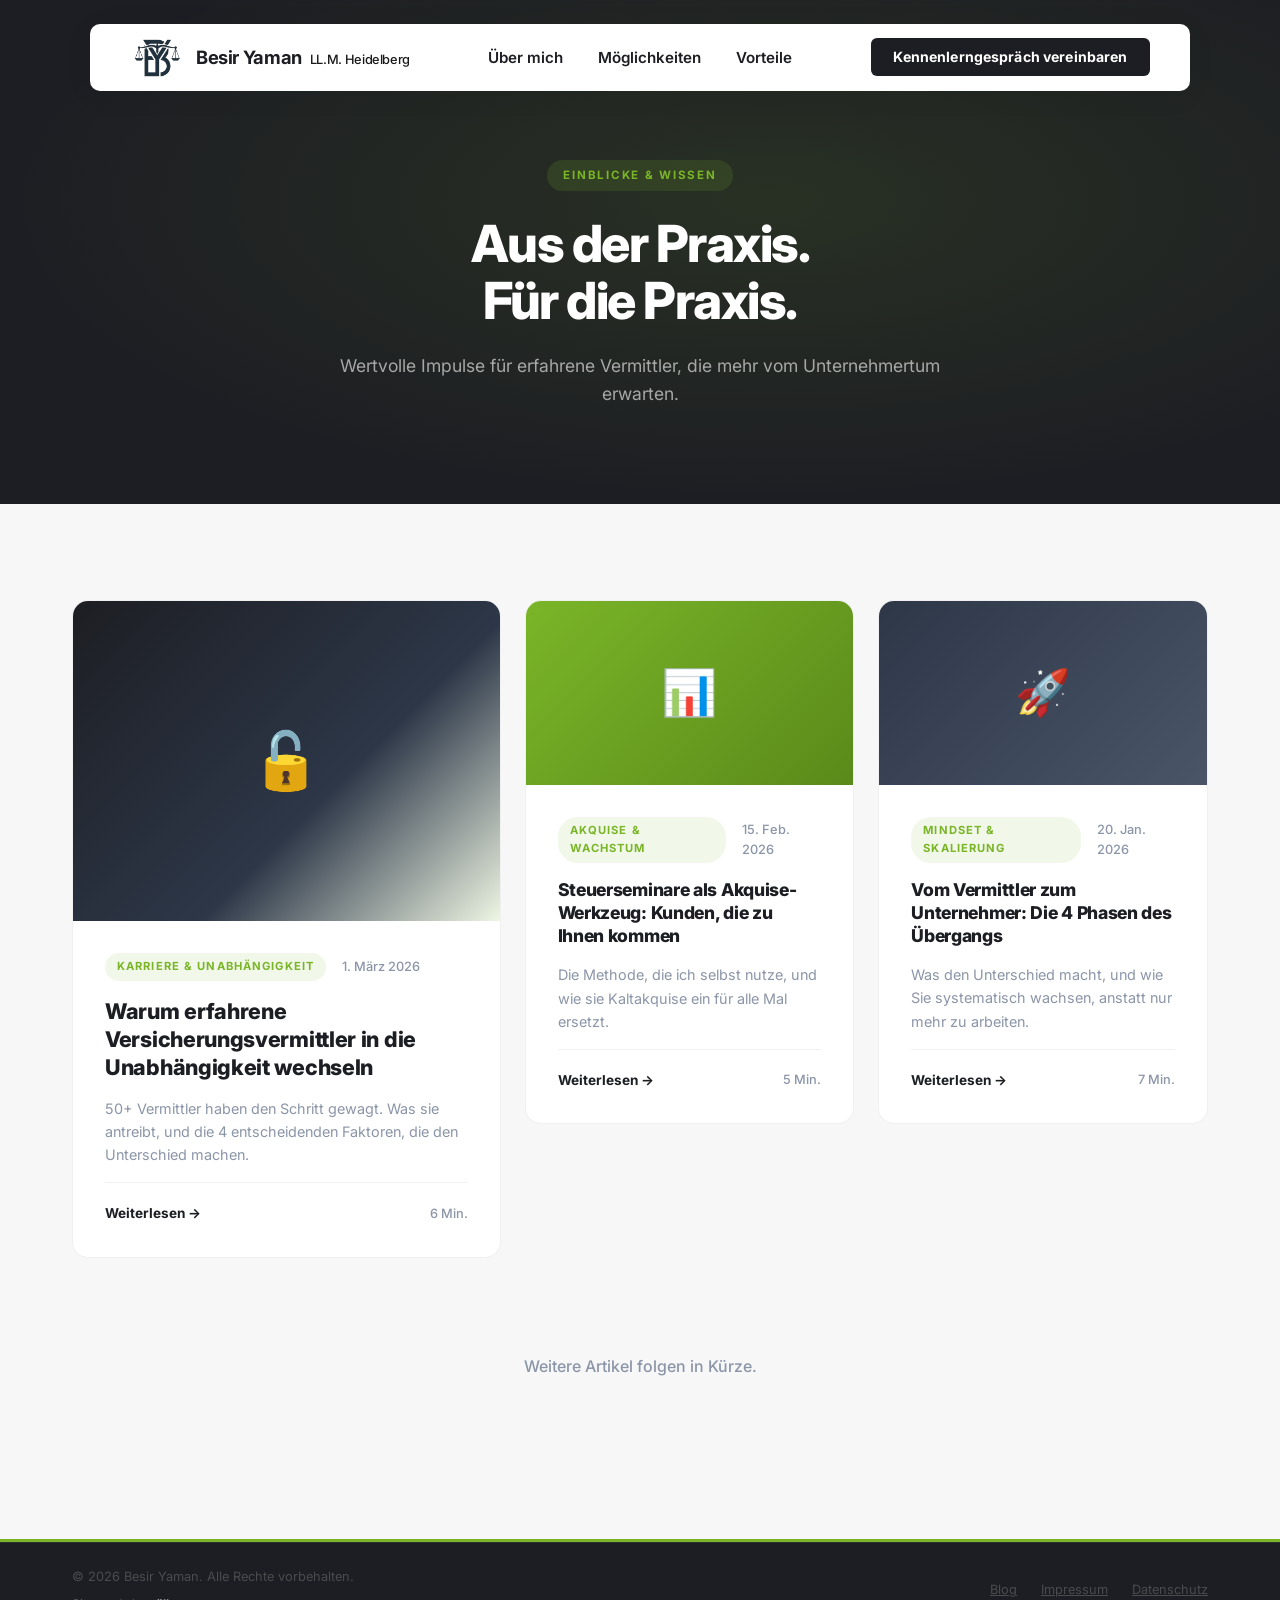
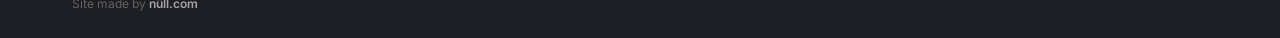
<file: blog/index.html>
<!DOCTYPE html>
<html lang="de">

<head>
    <meta charset="UTF-8">
    <meta name="viewport" content="width=device-width, initial-scale=1.0">
    <title>Blog | Besir Yaman • Einblicke für Versicherungsvermittler</title>
    <meta name="description" content="Erfahren Sie, wie Sie als Versicherungsvermittler in die Unabhängigkeit wechseln, Steuerseminare zur Akquise nutzen und Ihr Geschäft skalieren.">
    <link rel="canonical" href="https://www.besiryaman-mentoring.de/blog/index.html">
    
    <!-- Open Graph -->
    <meta property="og:title" content="Blog | Besir Yaman • Einblicke für Versicherungsvermittler">
    <meta property="og:description" content="Praxisnahes Wissen für den Weg in die Unabhängigkeit.">
    <meta property="og:url" content="https://www.besiryaman-mentoring.de/blog/index.html">
    <meta property="og:type" content="website">

    <link rel="icon" type="image/png" href="../img/favicon.png">
    <link rel="apple-touch-icon" href="../img/favicon.png">
    <link rel="stylesheet" href="../css/style.css">
    <link rel="stylesheet" href="../css/blog.css">
    <link rel="preconnect" href="https://fonts.googleapis.com">
    <link rel="preconnect" href="https://fonts.gstatic.com" crossorigin>
    <link href="https://fonts.googleapis.com/css2?family=Inter:wght@300;400;500;600;700;800&display=swap" rel="stylesheet">
    
</head>

<body class="blog-archive-page">

    <nav class="navbar">
        <a href="../index.html#hero" class="nav-brand">
            <img src="../img/by-cropped-logo.png" alt="BY Logo" class="nav-logo">
            <div class="nav-name">Besir Yaman <span class="nav-title">LL.M. Heidelberg</span></div>
        </a>
        <ul class="nav-links">
            <li><a href="../index.html#ueber-mich" class="nav-link">Über mich</a></li>
            <li><a href="../index.html#moeglichkeiten" class="nav-link">Möglichkeiten</a></li>
            <li><a href="../index.html#benefits" class="nav-link">Vorteile</a></li>
        </ul>
        <div class="nav-cta">
            <a href="https://wa.me/4917622366342?text=Hallo%20Besir%2C%20ich%20w%C3%BCrde%20dich%20gerne%20kennenlernen.%20Wann%20passt%20es%20dir%20am%20besten%3F" target="_blank" class="nav-cta-btn">Kennenlerngespräch vereinbaren</a>
        </div>
        <button class="nav-hamburger" aria-label="Menü öffnen" aria-expanded="false">
            <span></span><span></span><span></span>
        </button>
    </nav>

    <header class="article-hero" style="padding: 10rem 2rem 6rem;">
        <div class="article-hero-inner">
            <span class="article-tag">Einblicke & Wissen</span>
            <h1 class="article-hero-title">Aus der Praxis.<br>Für die Praxis.</h1>
            <p style="color: rgba(255,255,255,0.6); max-width: 600px; margin: 1.5rem auto 0; font-size: 1.1rem;">
                Wertvolle Impulse für erfahrene Vermittler, die mehr vom Unternehmertum erwarten.
            </p>
        </div>
    </header>

    <main class="blog-section" style="background: #f7f7f7; padding: 6rem 0 10rem;">
        <div class="blog-container">
            <div class="blog-grid">

                <!-- Article 1 • Featured -->
                <a href="warum-vermittler-unabhaengig-werden.html" class="blog-card featured">
                    <div class="blog-card-image-placeholder" style="background: linear-gradient(135deg, #1D1E23 0%, #2d3748 60%, #7ab52820 100%);">
                        <span style="font-size: 3.5rem;">🔓</span>
                    </div>
                    <div class="blog-card-body">
                        <div class="blog-card-meta">
                            <span class="blog-card-tag">Karriere &amp; Unabh&auml;ngigkeit</span>
                            <span class="blog-card-date">1. M&auml;rz 2026</span>
                        </div>
                        <h3 class="blog-card-title">Warum erfahrene Versicherungsvermittler in die Unabh&auml;ngigkeit wechseln</h3>
                        <p class="blog-card-excerpt">50+ Vermittler haben den Schritt gewagt. Was sie antreibt, und die 4 entscheidenden Faktoren, die den Unterschied machen.</p>
                        <div class="blog-card-footer">
                            <span class="blog-card-read-more">Weiterlesen &rarr;</span>
                            <span class="blog-card-read-time">6 Min.</span>
                        </div>
                    </div>
                </a>

                <!-- Article 2 -->
                <a href="steuerseminare-als-akquise-werkzeug.html" class="blog-card">
                    <div class="blog-card-image-placeholder" style="background: linear-gradient(135deg, #7ab528 0%, #5a8a1a 100%);">
                        <span style="font-size: 2.8rem;">📊</span>
                    </div>
                    <div class="blog-card-body">
                        <div class="blog-card-meta">
                            <span class="blog-card-tag">Akquise &amp; Wachstum</span>
                            <span class="blog-card-date">15. Feb. 2026</span>
                        </div>
                        <h3 class="blog-card-title">Steuerseminare als Akquise-Werkzeug: Kunden, die zu Ihnen kommen</h3>
                        <p class="blog-card-excerpt">Die Methode, die ich selbst nutze, und wie sie Kaltakquise ein f&uuml;r alle Mal ersetzt.</p>
                        <div class="blog-card-footer">
                            <span class="blog-card-read-more">Weiterlesen &rarr;</span>
                            <span class="blog-card-read-time">5 Min.</span>
                        </div>
                    </div>
                </a>

                <!-- Article 3 -->
                <a href="vom-vermittler-zum-unternehmer.html" class="blog-card">
                    <div class="blog-card-image-placeholder" style="background: linear-gradient(135deg, #2d3748 0%, #4a5568 100%);">
                        <span style="font-size: 2.8rem;">🚀</span>
                    </div>
                    <div class="blog-card-body">
                        <div class="blog-card-meta">
                            <span class="blog-card-tag">Mindset &amp; Skalierung</span>
                            <span class="blog-card-date">20. Jan. 2026</span>
                        </div>
                        <h3 class="blog-card-title">Vom Vermittler zum Unternehmer: Die 4 Phasen des &Uuml;bergangs</h3>
                        <p class="blog-card-excerpt">Was den Unterschied macht, und wie Sie systematisch wachsen, anstatt nur mehr zu arbeiten.</p>
                        <div class="blog-card-footer">
                            <span class="blog-card-read-more">Weiterlesen &rarr;</span>
                            <span class="blog-card-read-time">7 Min.</span>
                        </div>
                    </div>
                </a>

            </div>
            
            <div style="margin-top: 6rem; text-align: center;">
                <p style="color: var(--slate); font-weight: 500;">Weitere Artikel folgen in Kürze.</p>
            </div>
        </div>
    </main>

    <footer class="footer-wrapper">
        <div class="footer-bottom">
            <div class="footer-bottom-container">
                <p class="footer-copyright">
                    &copy; 2026 Besir Yaman. Alle Rechte vorbehalten.<br>
                    <a href="https://nüll.com" target="_blank" style="color: rgba(255,255,255,0.3); text-decoration: none; font-size: 0.75rem; margin-top: 6px; display: inline-block;">Site made by <span style="color: rgba(255,255,255,0.6); font-weight: 600;">nüll.com</span></a>
                </p>
                <div class="footer-legal">
                    <a href="index.html">Blog</a>
                    <a href="../impressum.html">Impressum</a>
                    <a href="../datenschutz.html">Datenschutz</a>
                </div>
            </div>
        </div>
    </footer>

    <script>
        const hamburger = document.querySelector('.nav-hamburger');
        const navLinks = document.querySelector('.nav-links');
        const navCta = document.querySelector('.nav-cta');
        let menuOpen = false;

        hamburger.addEventListener('click', (e) => {
            e.stopPropagation();
            menuOpen = !menuOpen;
            navLinks.classList.toggle('nav-open', menuOpen);
            navCta.classList.toggle('nav-open', menuOpen);
            hamburger.classList.toggle('is-active', menuOpen);
            hamburger.setAttribute('aria-expanded', menuOpen);
        });

        document.addEventListener('click', (e) => {
            if (menuOpen && !document.querySelector('.navbar').contains(e.target)) {
                menuOpen = false;
                navLinks.classList.remove('nav-open');
                navCta.classList.remove('nav-open');
                hamburger.classList.remove('is-active');
                hamburger.setAttribute('aria-expanded', 'false');
            }
        });
    </script>
</body>

</html>
</file>
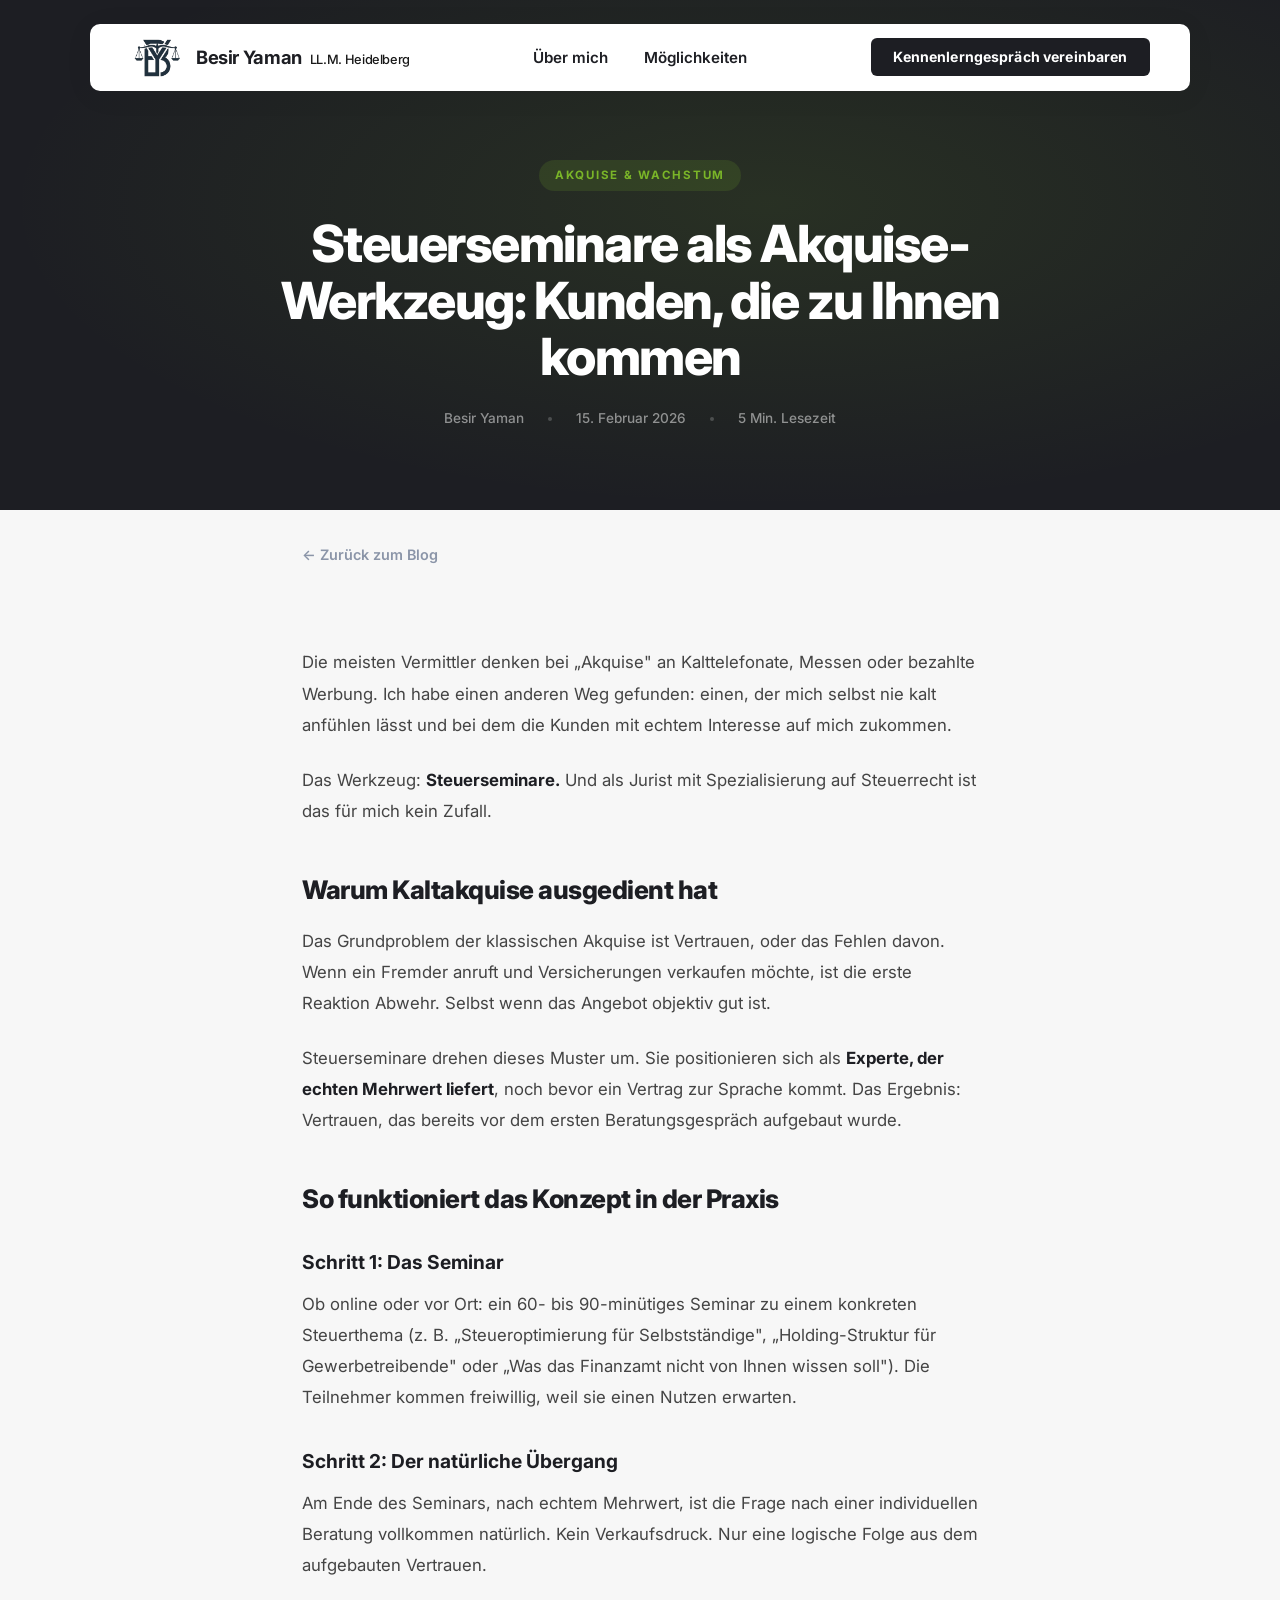
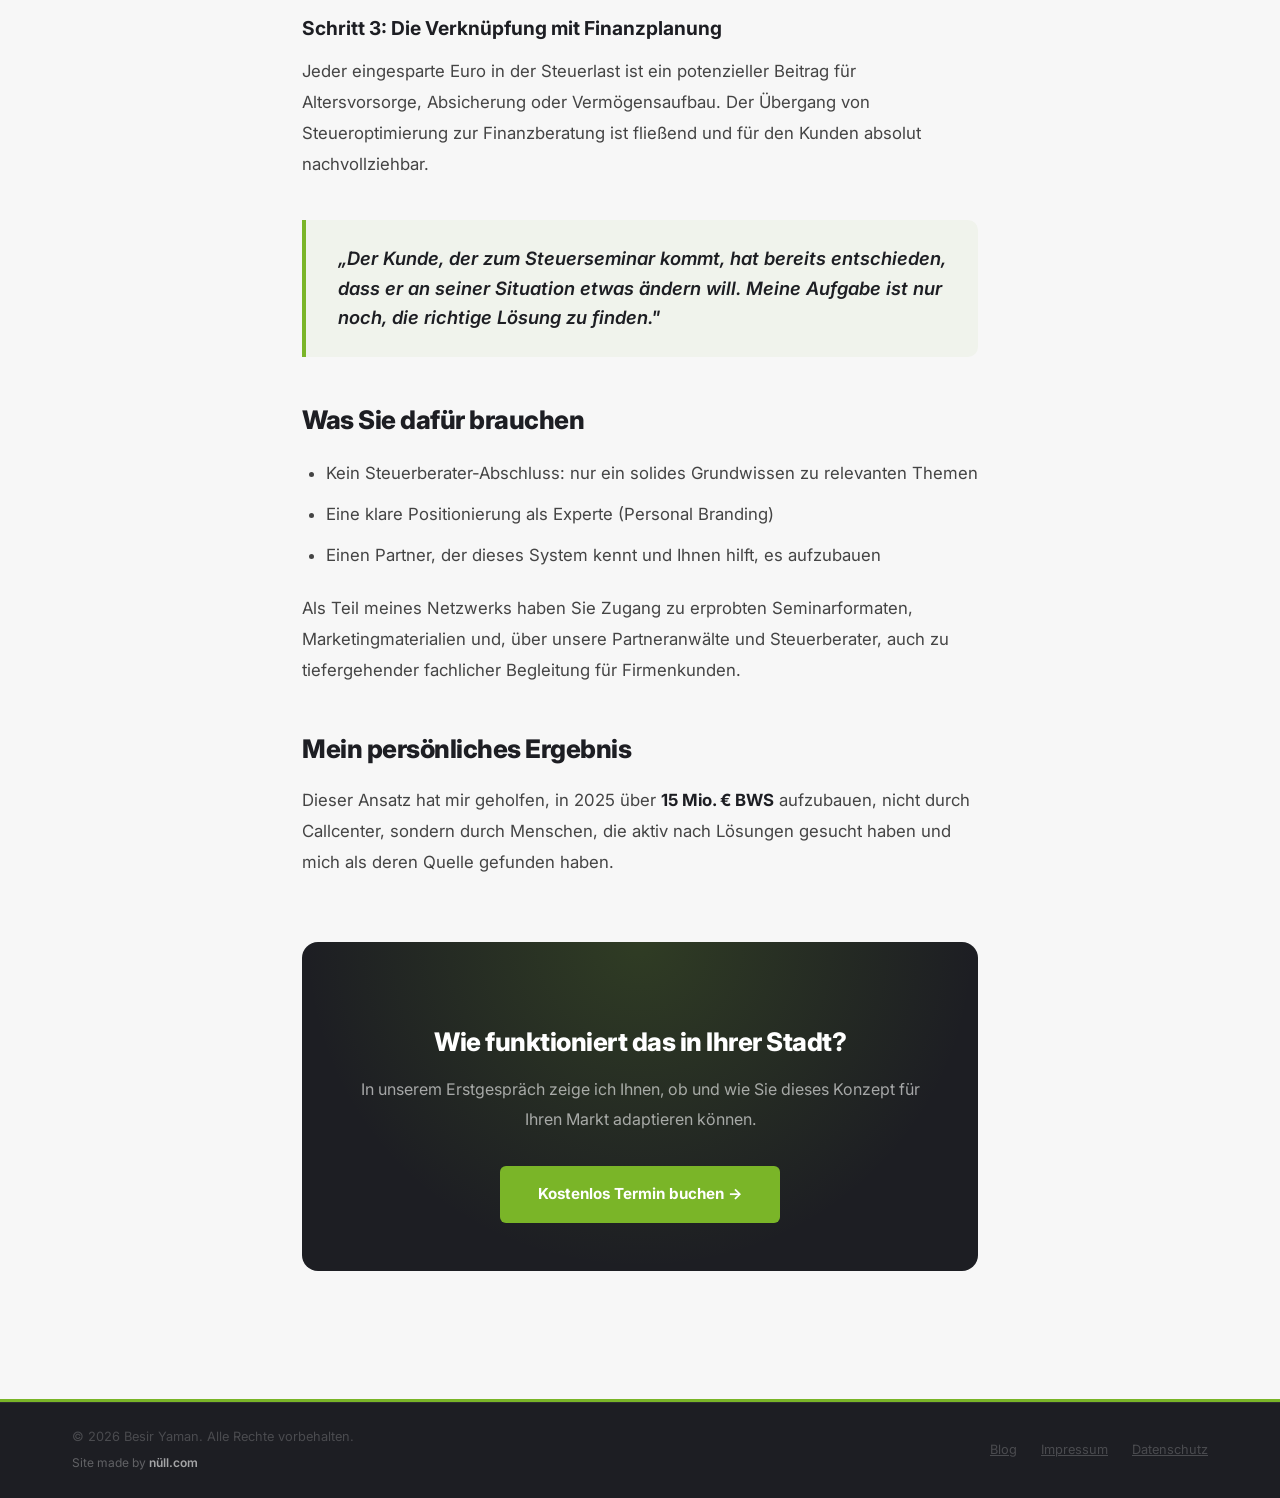
<file: blog/steuerseminare-als-akquise-werkzeug.html>
<!DOCTYPE html>
<html lang="de">

<head>
    <meta charset="UTF-8">
    <meta name="viewport" content="width=device-width, initial-scale=1.0">
    <title>Steuerseminare als Akquise-Werkzeug | Besir Yaman</title>
    <meta name="description" content="Wie Sie mit Steuerseminaren neue Kunden gewinnen, ohne klassische Kaltakquise. Die Methode, die ich selbst nutze, um 15 Mio. € BWS aufzubauen.">
    <link rel="canonical" href="https://www.besiryaman-mentoring.de/blog/steuerseminare-als-akquise-werkzeug.html">
    <meta property="og:title" content="Steuerseminare als Akquise-Werkzeug: Kunden, die zu Ihnen kommen">
    <meta property="og:description" content="Wie Sie mit Steuerseminaren neue Kunden gewinnen, ohne klassische Kaltakquise.">
    <meta property="og:type" content="article">
    <link rel="icon" type="image/png" href="../img/favicon.png">
    <link rel="apple-touch-icon" href="../img/favicon.png">
    <link rel="stylesheet" href="../css/style.css">
    <link rel="stylesheet" href="../css/blog.css">
    <link rel="preconnect" href="https://fonts.googleapis.com">
    <link rel="preconnect" href="https://fonts.gstatic.com" crossorigin>
    <link href="https://fonts.googleapis.com/css2?family=Inter:wght@300;400;500;600;700;800&display=swap" rel="stylesheet">
    <script type="application/ld+json">
    {
      "@context": "https://schema.org",
      "@type": "Article",
      "headline": "Steuerseminare als Akquise-Werkzeug: Kunden, die zu Ihnen kommen",
      "author": { "@type": "Person", "name": "Besir Yaman" },
      "datePublished": "2026-02-15",
      "publisher": { "@type": "Person", "name": "Besir Yaman" }
    }
    </script>
</head>

<body class="article-page">

    <nav class="navbar">
        <a href="../index.html#hero" class="nav-brand">
            <img src="../img/by-cropped-logo.png" alt="BY Logo" class="nav-logo">
            <div class="nav-name">Besir Yaman <span class="nav-title">LL.M. Heidelberg</span></div>
        </a>
        <ul class="nav-links">
            <li><a href="../index.html#ueber-mich" class="nav-link">Über mich</a></li>
            <li><a href="../index.html#moeglichkeiten" class="nav-link">Möglichkeiten</a></li>
        </ul>
        <div class="nav-cta">
            <a href="https://wa.me/4917622366342?text=Hallo%20Besir%2C%20ich%20w%C3%BCrde%20dich%20gerne%20kennenlernen.%20Wann%20passt%20es%20dir%20am%20besten%3F" target="_blank" class="nav-cta-btn">Kennenlerngespräch vereinbaren</a>
        </div>
        <button class="nav-hamburger" aria-label="Menü öffnen" aria-expanded="false">
            <span></span><span></span><span></span>
        </button>
    </nav>

    <div class="article-hero">
        <div class="article-hero-inner">
            <span class="article-tag">Akquise & Wachstum</span>
            <h1 class="article-hero-title">Steuerseminare als Akquise-Werkzeug: Kunden, die zu Ihnen kommen</h1>
            <div class="article-hero-meta">
                <span>Besir Yaman</span>
                <span class="dot"></span>
                <span>15. Februar 2026</span>
                <span class="dot"></span>
                <span>5 Min. Lesezeit</span>
            </div>
        </div>
    </div>

    <div class="article-back-nav">
        <a href="index.html" class="article-back-link">
            ← Zurück zum Blog
        </a>
    </div>

    <article class="article-body">

        <p>Die meisten Vermittler denken bei „Akquise" an Kalttelefonate, Messen oder bezahlte Werbung. Ich habe einen anderen Weg gefunden: einen, der mich selbst nie kalt anfühlen lässt und bei dem die Kunden mit echtem Interesse auf mich zukommen.</p>

        <p>Das Werkzeug: <strong>Steuerseminare.</strong> Und als Jurist mit Spezialisierung auf Steuerrecht ist das für mich kein Zufall.</p>

        <h2>Warum Kaltakquise ausgedient hat</h2>

        <p>Das Grundproblem der klassischen Akquise ist Vertrauen, oder das Fehlen davon. Wenn ein Fremder anruft und Versicherungen verkaufen möchte, ist die erste Reaktion Abwehr. Selbst wenn das Angebot objektiv gut ist.</p>

        <p>Steuerseminare drehen dieses Muster um. Sie positionieren sich als <strong>Experte, der echten Mehrwert liefert</strong>, noch bevor ein Vertrag zur Sprache kommt. Das Ergebnis: Vertrauen, das bereits vor dem ersten Beratungsgespräch aufgebaut wurde.</p>

        <h2>So funktioniert das Konzept in der Praxis</h2>

        <h3>Schritt 1: Das Seminar</h3>
        <p>Ob online oder vor Ort: ein 60- bis 90-minütiges Seminar zu einem konkreten Steuerthema (z. B. „Steueroptimierung für Selbstständige", „Holding-Struktur für Gewerbetreibende" oder „Was das Finanzamt nicht von Ihnen wissen soll"). Die Teilnehmer kommen freiwillig, weil sie einen Nutzen erwarten.</p>

        <h3>Schritt 2: Der natürliche Übergang</h3>
        <p>Am Ende des Seminars, nach echtem Mehrwert, ist die Frage nach einer individuellen Beratung vollkommen natürlich. Kein Verkaufsdruck. Nur eine logische Folge aus dem aufgebauten Vertrauen.</p>

        <h3>Schritt 3: Die Verknüpfung mit Finanzplanung</h3>
        <p>Jeder eingesparte Euro in der Steuerlast ist ein potenzieller Beitrag für Altersvorsorge, Absicherung oder Vermögensaufbau. Der Übergang von Steueroptimierung zur Finanzberatung ist fließend und für den Kunden absolut nachvollziehbar.</p>

        <blockquote>„Der Kunde, der zum Steuerseminar kommt, hat bereits entschieden, dass er an seiner Situation etwas ändern will. Meine Aufgabe ist nur noch, die richtige Lösung zu finden."</blockquote>

        <h2>Was Sie dafür brauchen</h2>

        <ul>
            <li>Kein Steuerberater-Abschluss: nur ein solides Grundwissen zu relevanten Themen</li>
            <li>Eine klare Positionierung als Experte (Personal Branding)</li>
            <li>Einen Partner, der dieses System kennt und Ihnen hilft, es aufzubauen</li>
        </ul>

        <p>Als Teil meines Netzwerks haben Sie Zugang zu erprobten Seminarformaten, Marketingmaterialien und, über unsere Partneranwälte und Steuerberater, auch zu tiefergehender fachlicher Begleitung für Firmenkunden.</p>

        <h2>Mein persönliches Ergebnis</h2>

        <p>Dieser Ansatz hat mir geholfen, in 2025 über <strong>15 Mio. € BWS</strong> aufzubauen, nicht durch Callcenter, sondern durch Menschen, die aktiv nach Lösungen gesucht haben und mich als deren Quelle gefunden haben.</p>

        <div class="article-cta-box">
            <h3>Wie funktioniert das in Ihrer Stadt?</h3>
            <p>In unserem Erstgespräch zeige ich Ihnen, ob und wie Sie dieses Konzept für Ihren Markt adaptieren können.</p>
            <a href="https://wa.me/4917622366342?text=Hallo%20Besir%2C%20ich%20w%C3%BCrde%20dich%20gerne%20kennenlernen.%20Wann%20passt%20es%20dir%20am%20besten%3F" target="_blank" class="btn">Kostenlos Termin buchen →</a>
        </div>

    </article>

    <footer class="footer-wrapper">
        <div class="footer-bottom">
            <div class="footer-bottom-container">
                <p class="footer-copyright">
                    &copy; 2026 Besir Yaman. Alle Rechte vorbehalten.<br>
                    <a href="https://nüll.com" target="_blank" style="color: rgba(255,255,255,0.3); text-decoration: none; font-size: 0.75rem; margin-top: 6px; display: inline-block;">Site made by <span style="color: rgba(255,255,255,0.6); font-weight: 600;">nüll.com</span></a>
                </p>
                <div class="footer-legal">
                    <a href="index.html">Blog</a>
                    <a href="../impressum.html">Impressum</a>
                    <a href="../datenschutz.html">Datenschutz</a>
                </div>
            </div>
        </div>
    </footer>

    <script>
        const hamburger = document.querySelector('.nav-hamburger');
        const navLinks = document.querySelector('.nav-links');
        const navCta = document.querySelector('.nav-cta');
        let menuOpen = false;

        hamburger.addEventListener('click', (e) => {
            e.stopPropagation();
            menuOpen = !menuOpen;
            navLinks.classList.toggle('nav-open', menuOpen);
            navCta.classList.toggle('nav-open', menuOpen);
            hamburger.classList.toggle('is-active', menuOpen);
            hamburger.setAttribute('aria-expanded', menuOpen);
        });

        document.addEventListener('click', (e) => {
            if (menuOpen && !document.querySelector('.navbar').contains(e.target)) {
                menuOpen = false;
                navLinks.classList.remove('nav-open');
                navCta.classList.remove('nav-open');
                hamburger.classList.remove('is-active');
                hamburger.setAttribute('aria-expanded', 'false');
            }
        });
    </script>
</body>

</html>
</file>
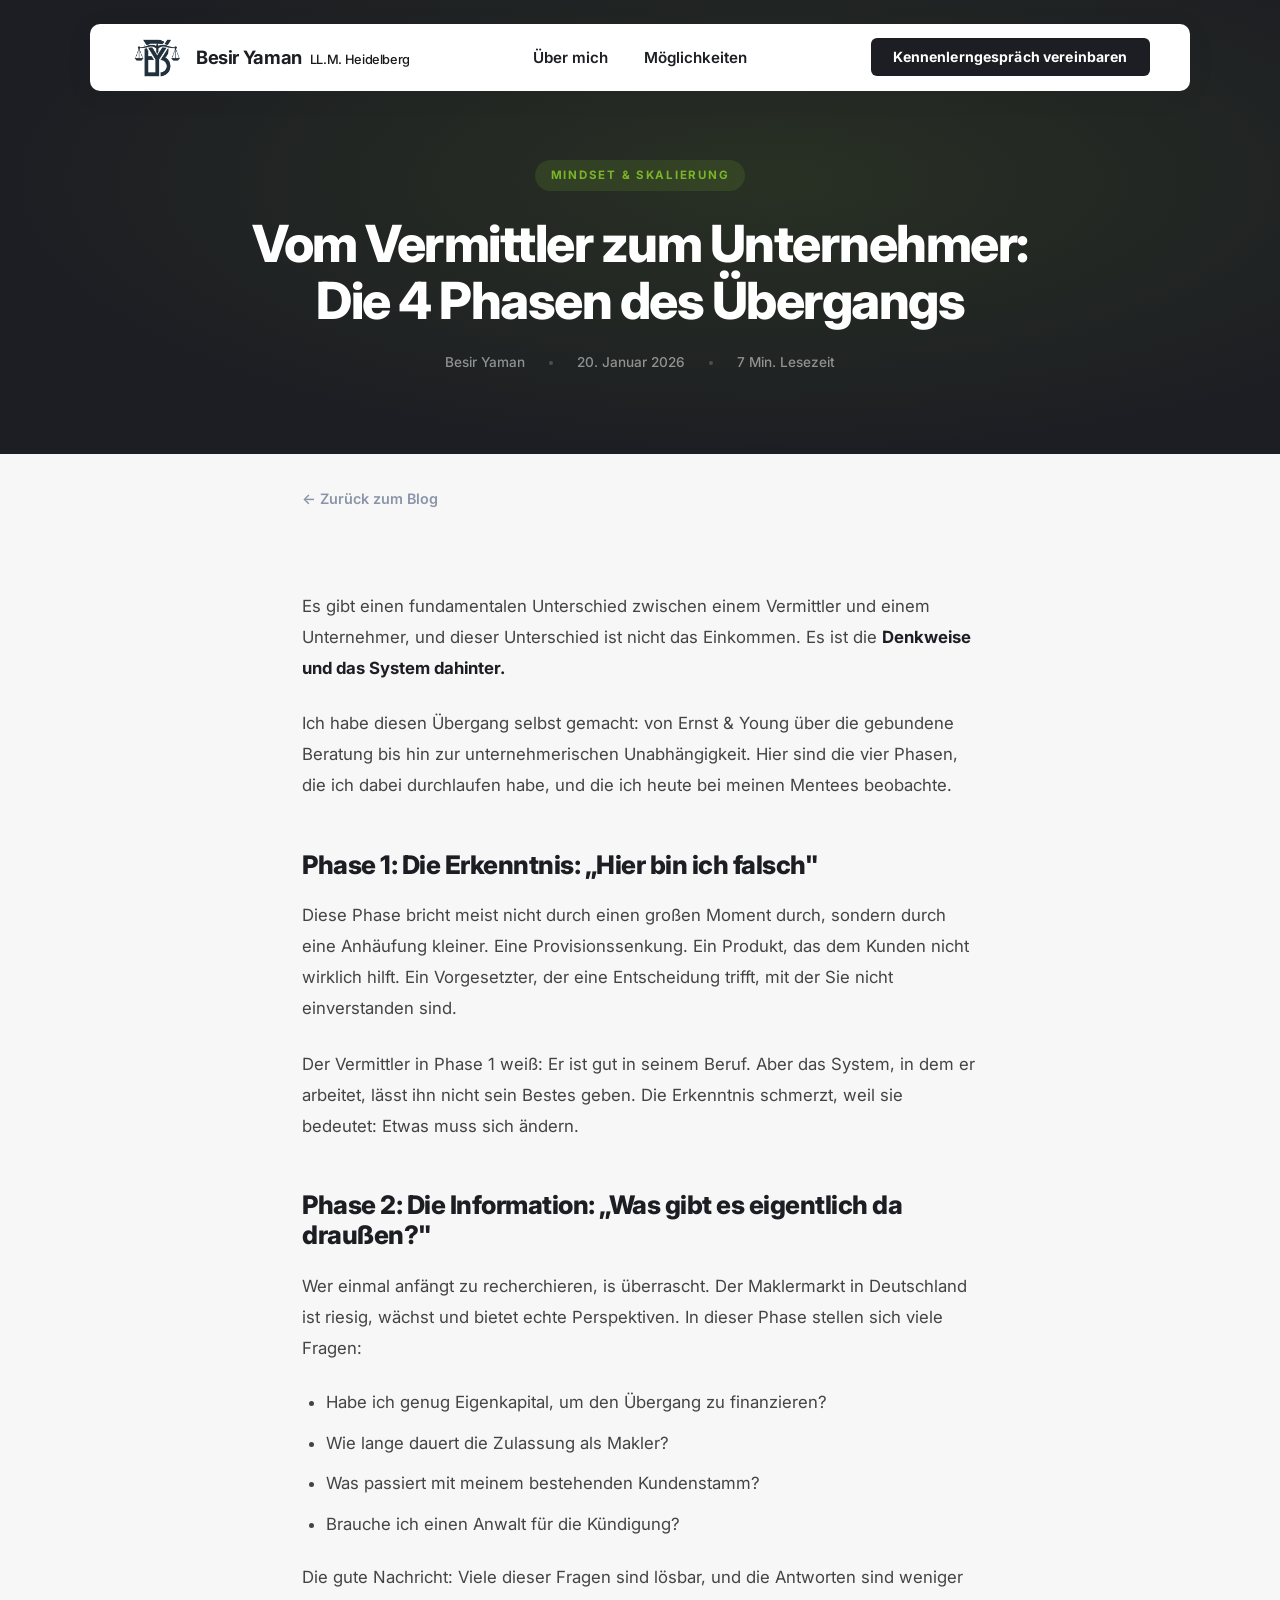
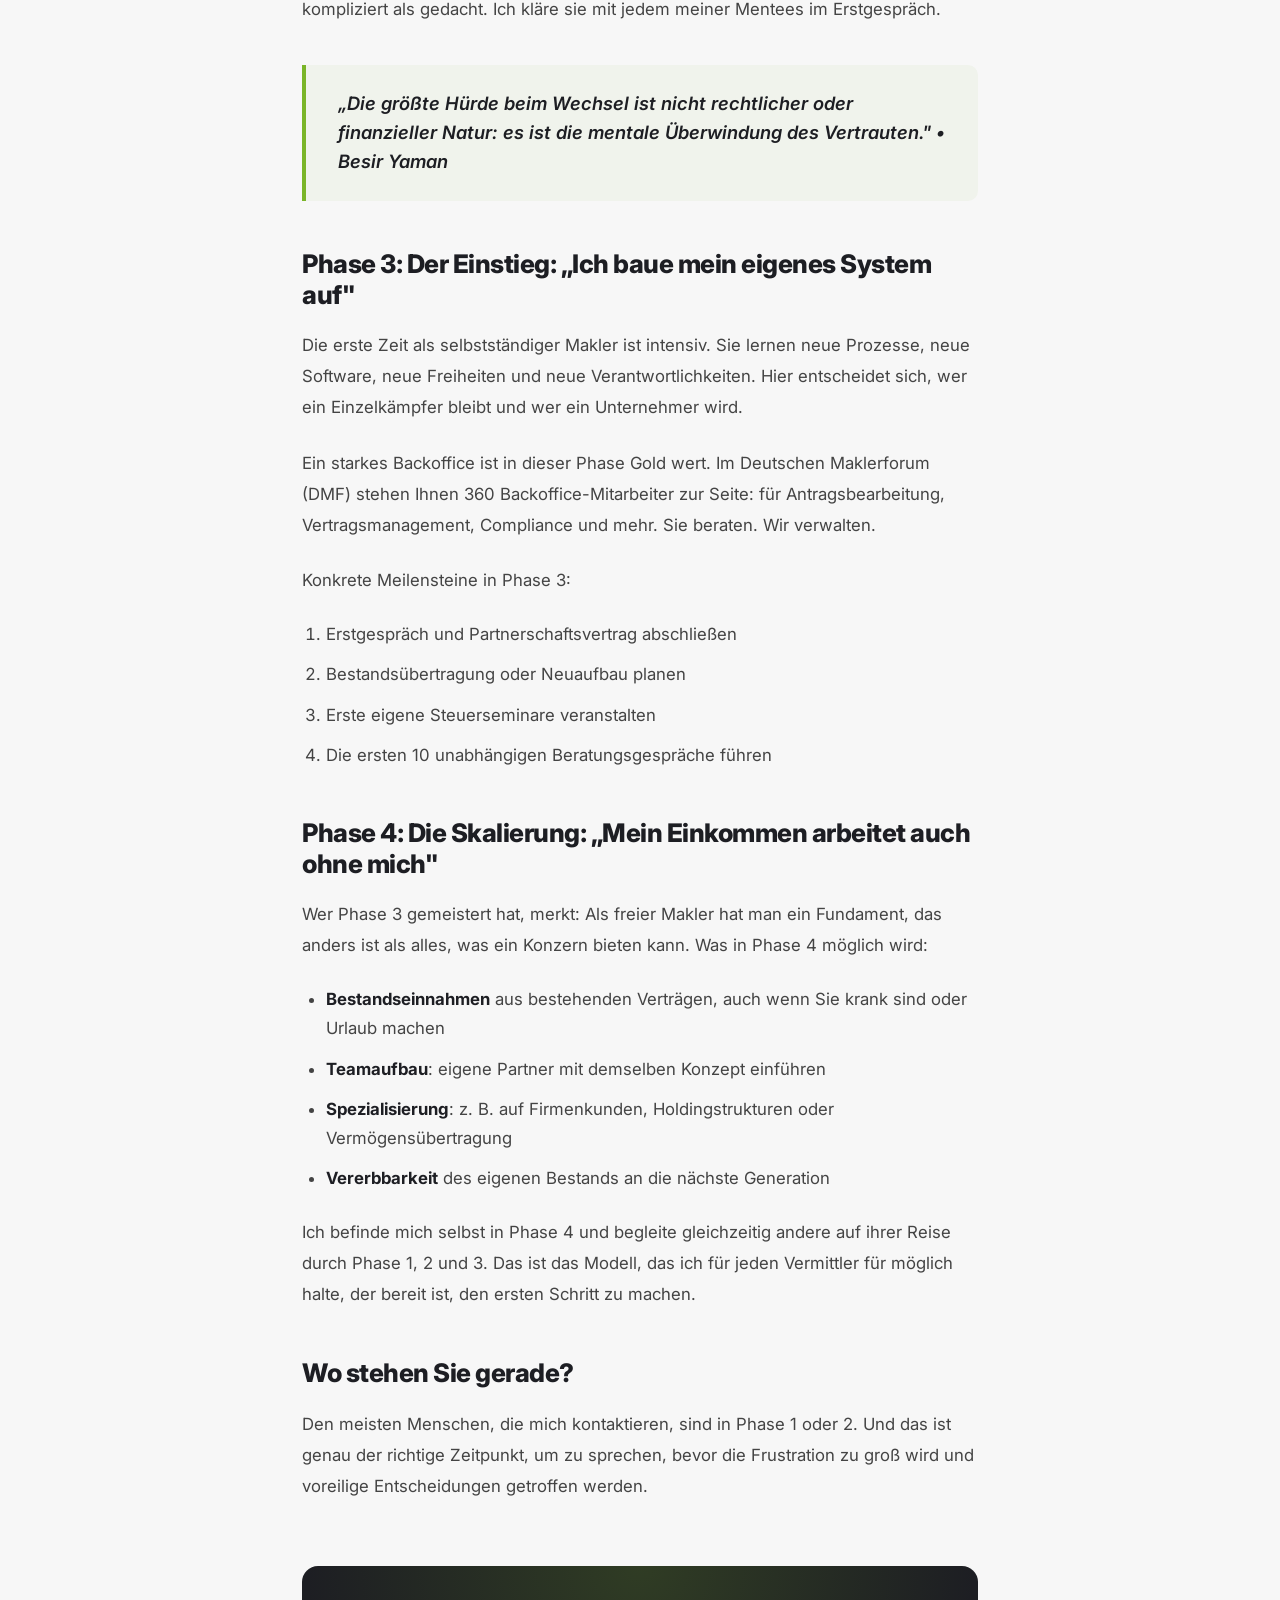
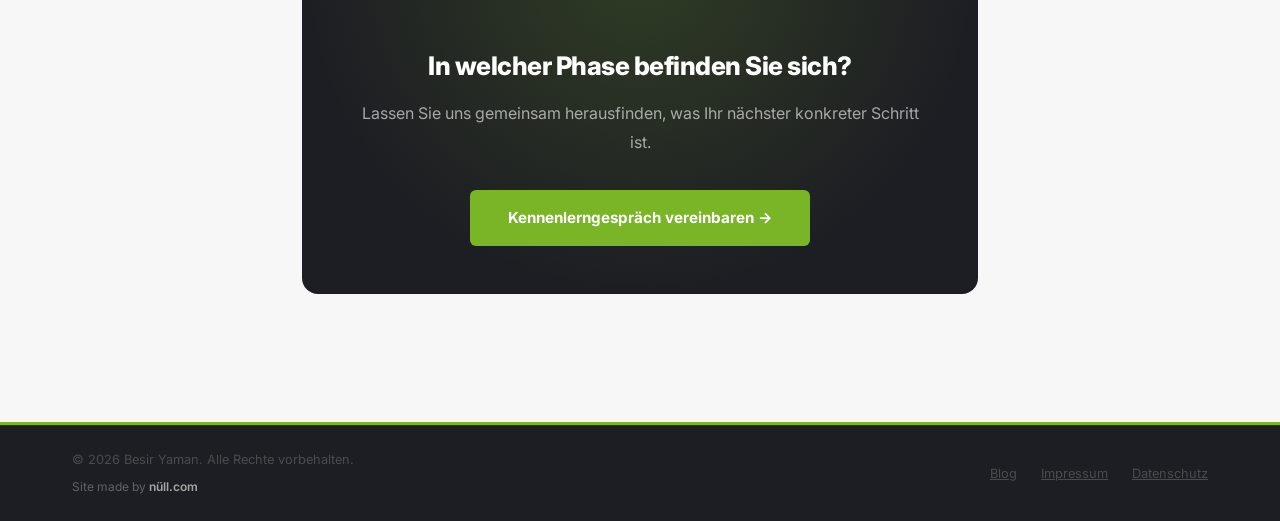
<file: blog/vom-vermittler-zum-unternehmer.html>
<!DOCTYPE html>
<html lang="de">

<head>
    <meta charset="UTF-8">
    <meta name="viewport" content="width=device-width, initial-scale=1.0">
    <title>Vom Vermittler zum Unternehmer: Die 4 Phasen | Besir Yaman</title>
    <meta name="description" content="Was unterscheidet einen Vermittler von einem Unternehmer? Besir Yaman beschreibt die 4 konkreten Phasen des Übergangs, und wie Sie systematisch skalieren.">
    <link rel="canonical" href="https://www.besiryaman-mentoring.de/blog/vom-vermittler-zum-unternehmer.html">
    <meta property="og:title" content="Vom Vermittler zum Unternehmer: Die 4 Phasen">
    <meta property="og:description" content="Was unterscheidet einen Vermittler von einem Unternehmer? Die 4 konkreten Phasen des Übergangs.">
    <meta property="og:type" content="article">
    <link rel="icon" type="image/png" href="../img/favicon.png">
    <link rel="apple-touch-icon" href="../img/favicon.png">
    <link rel="stylesheet" href="../css/style.css">
    <link rel="stylesheet" href="../css/blog.css">
    <link rel="preconnect" href="https://fonts.googleapis.com">
    <link rel="preconnect" href="https://fonts.gstatic.com" crossorigin>
    <link href="https://fonts.googleapis.com/css2?family=Inter:wght@300;400;500;600;700;800&display=swap" rel="stylesheet">
    <script type="application/ld+json">
    {
      "@context": "https://schema.org",
      "@type": "Article",
      "headline": "Vom Vermittler zum Unternehmer: Die 4 Phasen des Übergangs",
      "author": { "@type": "Person", "name": "Besir Yaman" },
      "datePublished": "2026-01-20",
      "publisher": { "@type": "Person", "name": "Besir Yaman" }
    }
    </script>
</head>

<body class="article-page">

    <nav class="navbar">
        <a href="../index.html#hero" class="nav-brand">
            <img src="../img/by-cropped-logo.png" alt="BY Logo" class="nav-logo">
            <div class="nav-name">Besir Yaman <span class="nav-title">LL.M. Heidelberg</span></div>
        </a>
        <ul class="nav-links">
            <li><a href="../index.html#ueber-mich" class="nav-link">Über mich</a></li>
            <li><a href="../index.html#moeglichkeiten" class="nav-link">Möglichkeiten</a></li>
        </ul>
        <div class="nav-cta">
            <a href="https://wa.me/4917622366342?text=Hallo%20Besir%2C%20ich%20w%C3%BCrde%20dich%20gerne%20kennenlernen.%20Wann%20passt%20es%20dir%20am%20besten%3F" target="_blank" class="nav-cta-btn">Kennenlerngespräch vereinbaren</a>
        </div>
        <button class="nav-hamburger" aria-label="Menü öffnen" aria-expanded="false">
            <span></span><span></span><span></span>
        </button>
    </nav>

    <div class="article-hero">
        <div class="article-hero-inner">
            <span class="article-tag">Mindset & Skalierung</span>
            <h1 class="article-hero-title">Vom Vermittler zum Unternehmer: Die 4 Phasen des Übergangs</h1>
            <div class="article-hero-meta">
                <span>Besir Yaman</span>
                <span class="dot"></span>
                <span>20. Januar 2026</span>
                <span class="dot"></span>
                <span>7 Min. Lesezeit</span>
            </div>
        </div>
    </div>

    <div class="article-back-nav">
        <a href="index.html" class="article-back-link">
            ← Zurück zum Blog
        </a>
    </div>

    <article class="article-body">

        <p>Es gibt einen fundamentalen Unterschied zwischen einem Vermittler und einem Unternehmer, und dieser Unterschied ist nicht das Einkommen. Es ist die <strong>Denkweise und das System dahinter.</strong></p>

        <p>Ich habe diesen Übergang selbst gemacht: von Ernst &amp; Young über die gebundene Beratung bis hin zur unternehmerischen Unabhängigkeit. Hier sind die vier Phasen, die ich dabei durchlaufen habe, und die ich heute bei meinen Mentees beobachte.</p>

        <h2>Phase 1: Die Erkenntnis: „Hier bin ich falsch"</h2>

        <p>Diese Phase bricht meist nicht durch einen großen Moment durch, sondern durch eine Anhäufung kleiner. Eine Provisionssenkung. Ein Produkt, das dem Kunden nicht wirklich hilft. Ein Vorgesetzter, der eine Entscheidung trifft, mit der Sie nicht einverstanden sind.</p>

        <p>Der Vermittler in Phase 1 weiß: Er ist gut in seinem Beruf. Aber das System, in dem er arbeitet, lässt ihn nicht sein Bestes geben. Die Erkenntnis schmerzt, weil sie bedeutet: Etwas muss sich ändern.</p>

        <h2>Phase 2: Die Information: „Was gibt es eigentlich da draußen?"</h2>

        <p>Wer einmal anfängt zu recherchieren, is überrascht. Der Maklermarkt in Deutschland ist riesig, wächst und bietet echte Perspektiven. In dieser Phase stellen sich viele Fragen:</p>

        <ul>
            <li>Habe ich genug Eigenkapital, um den Übergang zu finanzieren?</li>
            <li>Wie lange dauert die Zulassung als Makler?</li>
            <li>Was passiert mit meinem bestehenden Kundenstamm?</li>
            <li>Brauche ich einen Anwalt für die Kündigung?</li>
        </ul>

        <p>Die gute Nachricht: Viele dieser Fragen sind lösbar, und die Antworten sind weniger kompliziert als gedacht. Ich kläre sie mit jedem meiner Mentees im Erstgespräch.</p>

        <blockquote>„Die größte Hürde beim Wechsel ist nicht rechtlicher oder finanzieller Natur: es ist die mentale Überwindung des Vertrauten." • Besir Yaman</blockquote>

        <h2>Phase 3: Der Einstieg: „Ich baue mein eigenes System auf"</h2>

        <p>Die erste Zeit als selbstständiger Makler ist intensiv. Sie lernen neue Prozesse, neue Software, neue Freiheiten und neue Verantwortlichkeiten. Hier entscheidet sich, wer ein Einzelkämpfer bleibt und wer ein Unternehmer wird.</p>

        <p>Ein starkes Backoffice ist in dieser Phase Gold wert. Im Deutschen Maklerforum (DMF) stehen Ihnen 360 Backoffice-Mitarbeiter zur Seite: für Antragsbearbeitung, Vertragsmanagement, Compliance und mehr. Sie beraten. Wir verwalten.</p>

        <p>Konkrete Meilensteine in Phase 3:</p>
        <ol>
            <li>Erstgespräch und Partnerschaftsvertrag abschließen</li>
            <li>Bestandsübertragung oder Neuaufbau planen</li>
            <li>Erste eigene Steuerseminare veranstalten</li>
            <li>Die ersten 10 unabhängigen Beratungsgespräche führen</li>
        </ol>

        <h2>Phase 4: Die Skalierung: „Mein Einkommen arbeitet auch ohne mich"</h2>

        <p>Wer Phase 3 gemeistert hat, merkt: Als freier Makler hat man ein Fundament, das anders ist als alles, was ein Konzern bieten kann. Was in Phase 4 möglich wird:</p>

        <ul>
            <li><strong>Bestandseinnahmen</strong> aus bestehenden Verträgen, auch wenn Sie krank sind oder Urlaub machen</li>
            <li><strong>Teamaufbau</strong>: eigene Partner mit demselben Konzept einführen</li>
            <li><strong>Spezialisierung</strong>: z. B. auf Firmenkunden, Holdingstrukturen oder Vermögensübertragung</li>
            <li><strong>Vererbbarkeit</strong> des eigenen Bestands an die nächste Generation</li>
        </ul>

        <p>Ich befinde mich selbst in Phase 4 und begleite gleichzeitig andere auf ihrer Reise durch Phase 1, 2 und 3. Das ist das Modell, das ich für jeden Vermittler für möglich halte, der bereit ist, den ersten Schritt zu machen.</p>

        <h2>Wo stehen Sie gerade?</h2>

        <p>Den meisten Menschen, die mich kontaktieren, sind in Phase 1 oder 2. Und das ist genau der richtige Zeitpunkt, um zu sprechen, bevor die Frustration zu groß wird und voreilige Entscheidungen getroffen werden.</p>

        <div class="article-cta-box">
            <h3>In welcher Phase befinden Sie sich?</h3>
            <p>Lassen Sie uns gemeinsam herausfinden, was Ihr nächster konkreter Schritt ist.</p>
            <a href="https://wa.me/4917622366342?text=Hallo%20Besir%2C%20ich%20w%C3%BCrde%20dich%20gerne%20kennenlernen.%20Wann%20passt%20es%20dir%20am%20besten%3F" target="_blank" class="btn">Kennenlerngespräch vereinbaren →</a>
        </div>

    </article>

    <footer class="footer-wrapper">
        <div class="footer-bottom">
            <div class="footer-bottom-container">
                <p class="footer-copyright">
                    &copy; 2026 Besir Yaman. Alle Rechte vorbehalten.<br>
                    <a href="https://nüll.com" target="_blank" style="color: rgba(255,255,255,0.3); text-decoration: none; font-size: 0.75rem; margin-top: 6px; display: inline-block;">Site made by <span style="color: rgba(255,255,255,0.6); font-weight: 600;">nüll.com</span></a>
                </p>
                <div class="footer-legal">
                    <a href="index.html">Blog</a>
                    <a href="../impressum.html">Impressum</a>
                    <a href="../datenschutz.html">Datenschutz</a>
                </div>
            </div>
        </div>
    </footer>

    <script>
        const hamburger = document.querySelector('.nav-hamburger');
        const navLinks = document.querySelector('.nav-links');
        const navCta = document.querySelector('.nav-cta');
        let menuOpen = false;

        hamburger.addEventListener('click', (e) => {
            e.stopPropagation();
            menuOpen = !menuOpen;
            navLinks.classList.toggle('nav-open', menuOpen);
            navCta.classList.toggle('nav-open', menuOpen);
            hamburger.classList.toggle('is-active', menuOpen);
            hamburger.setAttribute('aria-expanded', menuOpen);
        });

        document.addEventListener('click', (e) => {
            if (menuOpen && !document.querySelector('.navbar').contains(e.target)) {
                menuOpen = false;
                navLinks.classList.remove('nav-open');
                navCta.classList.remove('nav-open');
                hamburger.classList.remove('is-active');
                hamburger.setAttribute('aria-expanded', 'false');
            }
        });
    </script>
</body>

</html>
</file>
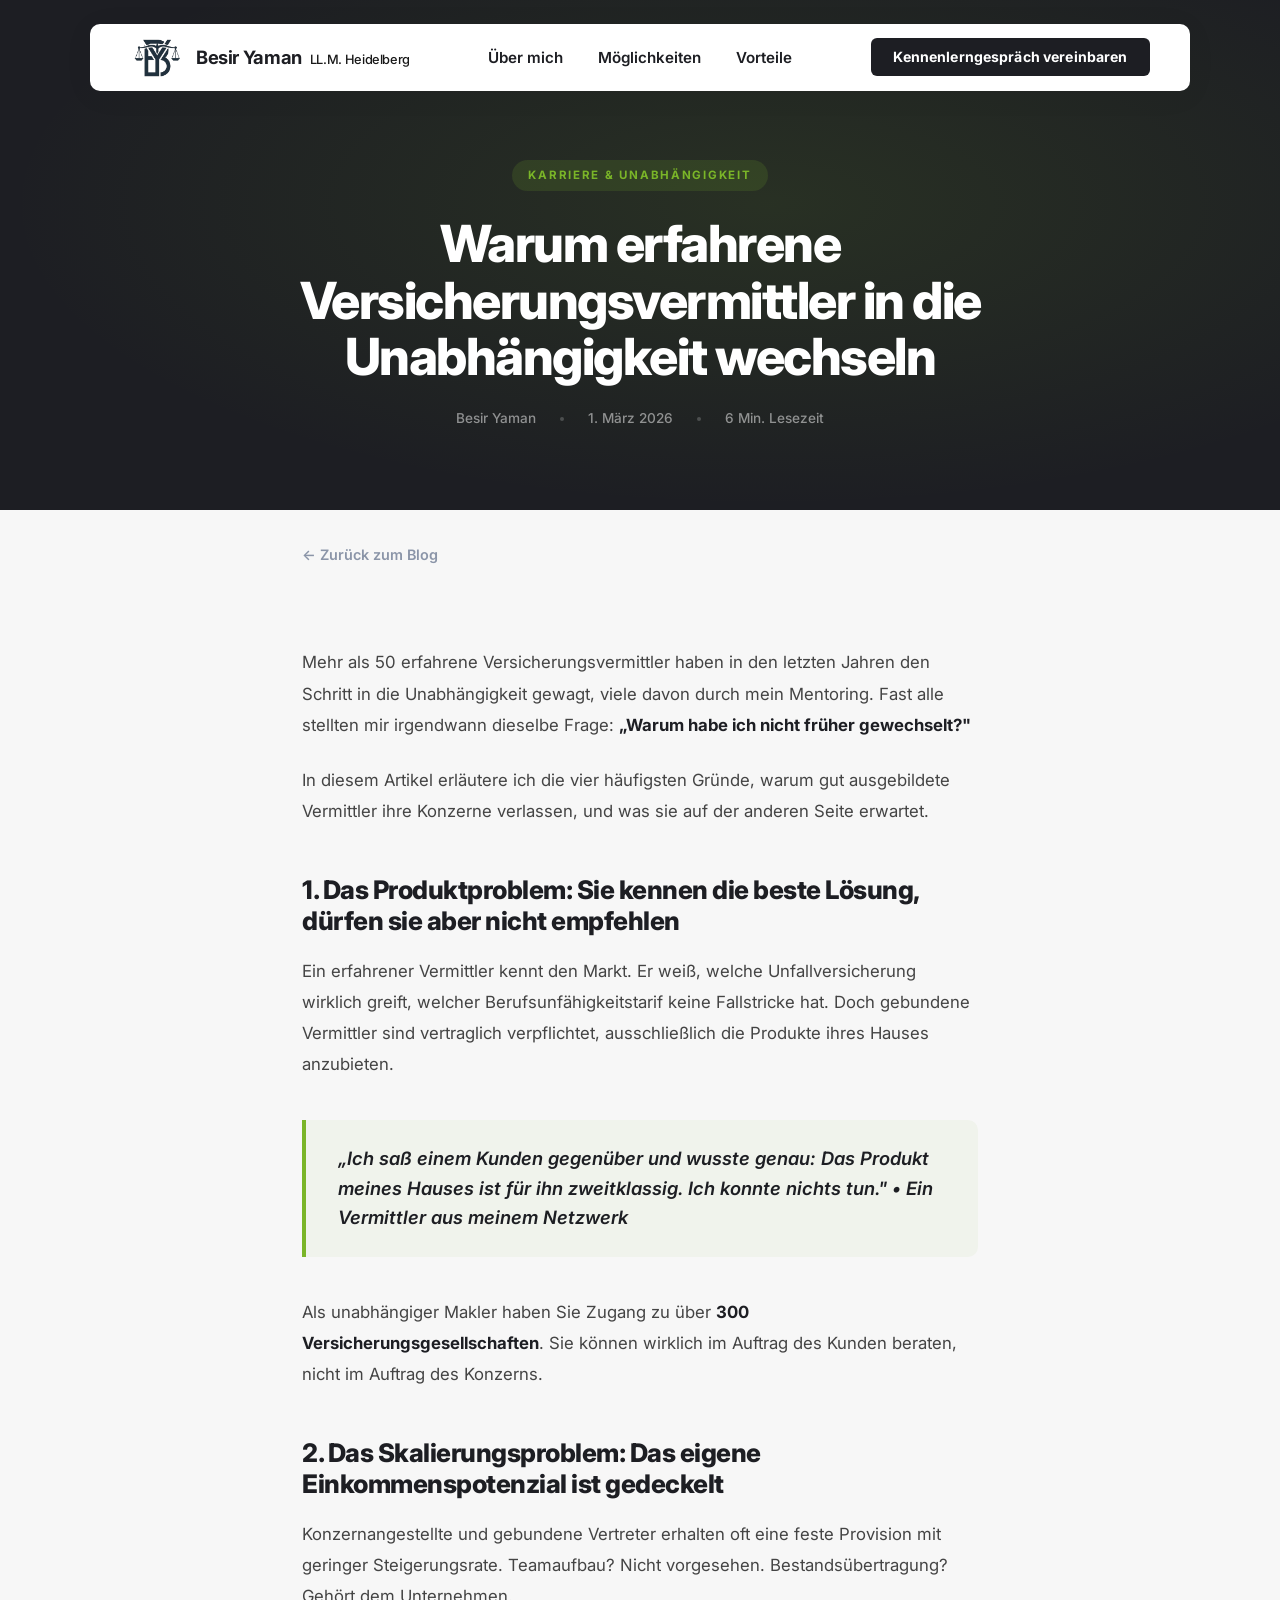
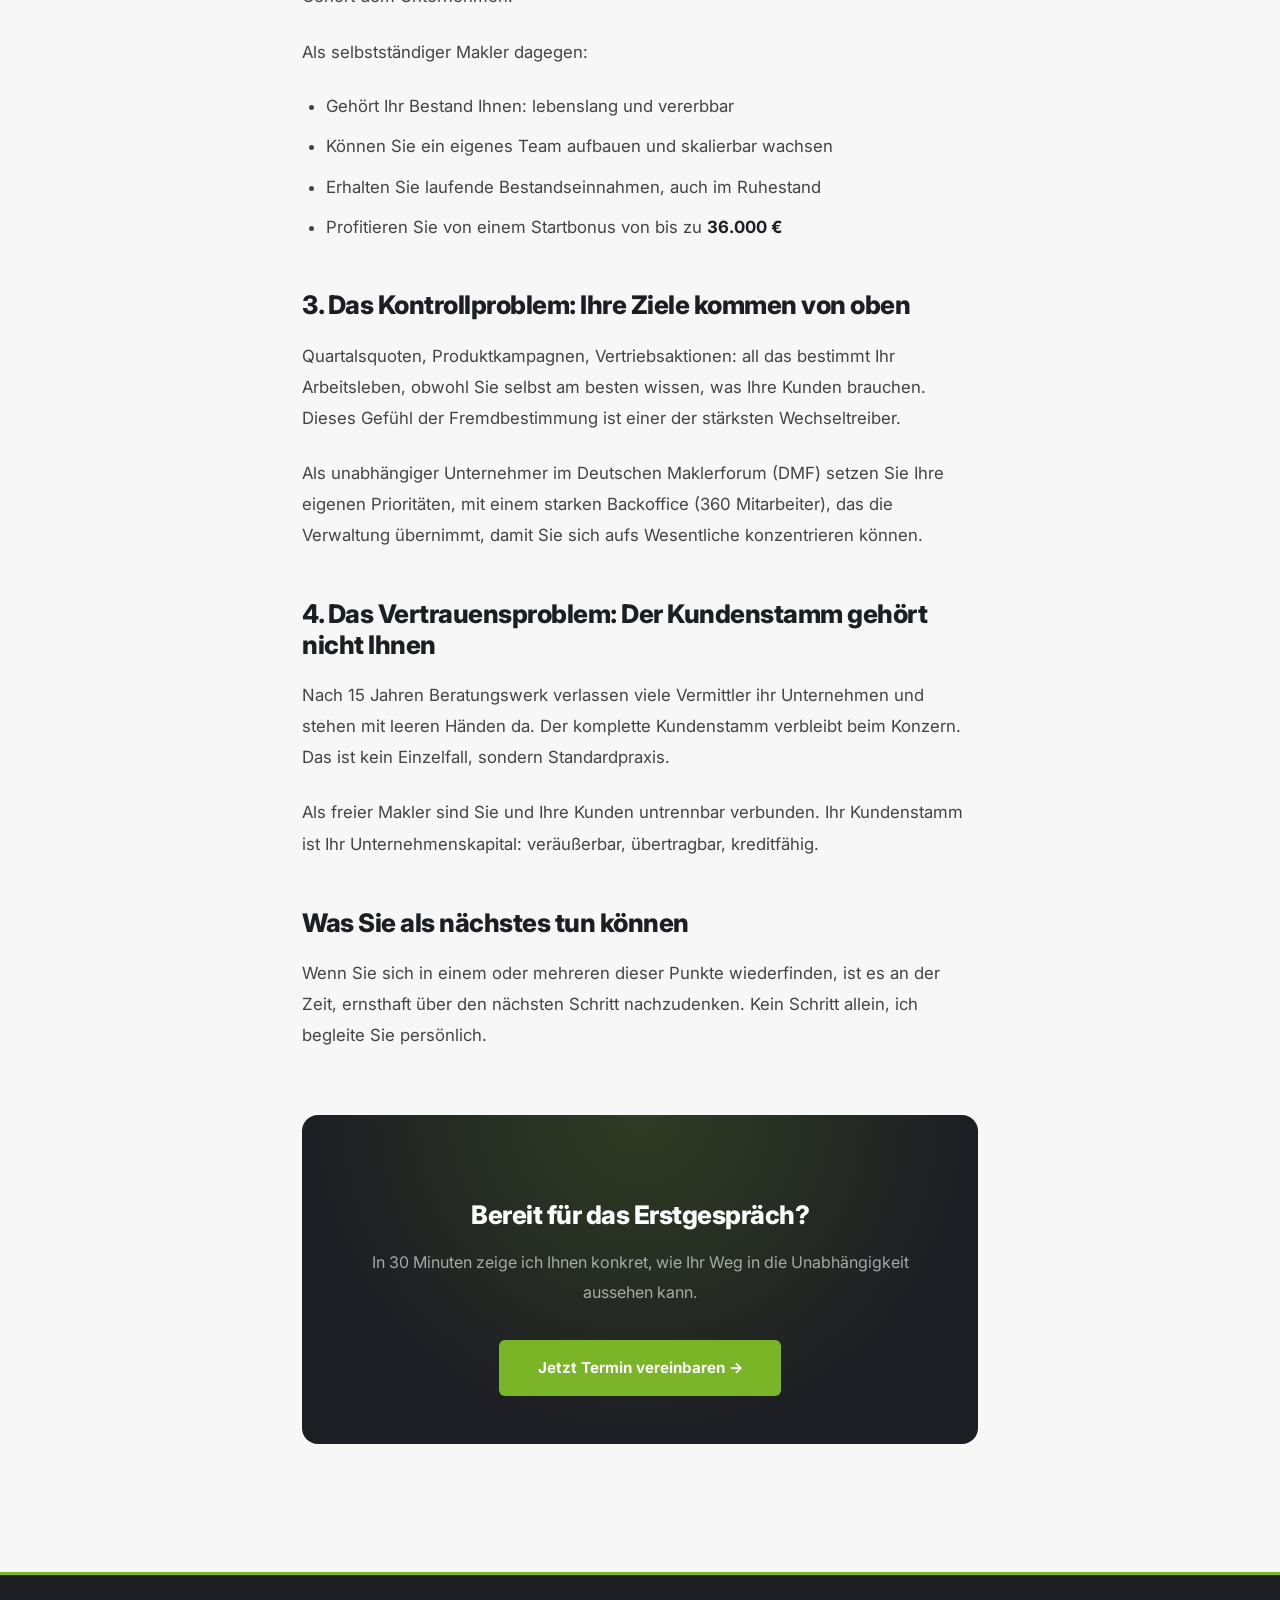
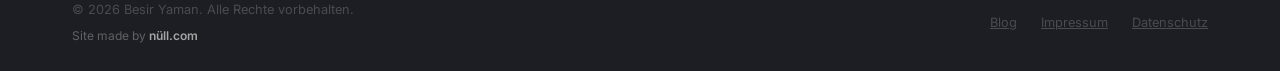
<file: blog/warum-vermittler-unabhaengig-werden.html>
<!DOCTYPE html>
<html lang="de">

<head>
    <meta charset="UTF-8">
    <meta name="viewport" content="width=device-width, initial-scale=1.0">
    <title>Warum erfahrene Vermittler in die Unabhängigkeit wechseln | Besir Yaman</title>
    <meta name="description" content="50+ Versicherungsvermittler haben den Schritt gewagt. Besir Yaman erklärt, was sie antreibt, und welche 4 Faktoren den Unterschied machen.">
    <link rel="canonical" href="https://www.besiryaman-mentoring.de/blog/warum-vermittler-unabhaengig-werden.html">
    <meta property="og:title" content="Warum erfahrene Vermittler in die Unabhängigkeit wechseln">
    <meta property="og:description" content="50+ Versicherungsvermittler haben den Schritt gewagt. Was sie antreibt, und warum jetzt der richtige Zeitpunkt ist.">
    <meta property="og:type" content="article">
    <link rel="icon" type="image/png" href="../img/favicon.png">
    <link rel="apple-touch-icon" href="../img/favicon.png">
    <link rel="stylesheet" href="../css/style.css">
    <link rel="stylesheet" href="../css/blog.css">
    <link rel="preconnect" href="https://fonts.googleapis.com">
    <link rel="preconnect" href="https://fonts.gstatic.com" crossorigin>
    <link href="https://fonts.googleapis.com/css2?family=Inter:wght@300;400;500;600;700;800&display=swap" rel="stylesheet">
    <script type="application/ld+json">
    {
      "@context": "https://schema.org",
      "@type": "Article",
      "headline": "Warum erfahrene Versicherungsvermittler in die Unabhängigkeit wechseln",
      "author": { "@type": "Person", "name": "Besir Yaman" },
      "datePublished": "2026-03-01",
      "publisher": { "@type": "Person", "name": "Besir Yaman" }
    }
    </script>
</head>

<body class="article-page">

    <nav class="navbar">
        <a href="../index.html#hero" class="nav-brand">
            <img src="../img/by-cropped-logo.png" alt="BY Logo" class="nav-logo">
            <div class="nav-name">Besir Yaman <span class="nav-title">LL.M. Heidelberg</span></div>
        </a>
        <ul class="nav-links">
            <li><a href="../index.html#ueber-mich" class="nav-link">Über mich</a></li>
            <li><a href="../index.html#moeglichkeiten" class="nav-link">Möglichkeiten</a></li>
            <li><a href="../index.html#benefits" class="nav-link">Vorteile</a></li>
        </ul>
        <div class="nav-cta">
            <a href="https://wa.me/4917622366342?text=Hallo%20Besir%2C%20ich%20w%C3%BCrde%20dich%20gerne%20kennenlernen.%20Wann%20passt%20es%20dir%20am%20besten%3F" target="_blank" class="nav-cta-btn">Kennenlerngespräch vereinbaren</a>
        </div>
        <button class="nav-hamburger" aria-label="Menü öffnen" aria-expanded="false">
            <span></span><span></span><span></span>
        </button>
    </nav>

    <div class="article-hero">
        <div class="article-hero-inner">
            <span class="article-tag">Karriere & Unabhängigkeit</span>
            <h1 class="article-hero-title">Warum erfahrene Versicherungsvermittler in die Unabhängigkeit wechseln</h1>
            <div class="article-hero-meta">
                <span>Besir Yaman</span>
                <span class="dot"></span>
                <span>1. März 2026</span>
                <span class="dot"></span>
                <span>6 Min. Lesezeit</span>
            </div>
        </div>
    </div>

    <div class="article-back-nav">
        <a href="index.html" class="article-back-link">
            ← Zurück zum Blog
        </a>
    </div>

    <article class="article-body">

        <p>Mehr als 50 erfahrene Versicherungsvermittler haben in den letzten Jahren den Schritt in die Unabhängigkeit gewagt, viele davon durch mein Mentoring. Fast alle stellten mir irgendwann dieselbe Frage: <strong>„Warum habe ich nicht früher gewechselt?"</strong></p>

        <p>In diesem Artikel erläutere ich die vier häufigsten Gründe, warum gut ausgebildete Vermittler ihre Konzerne verlassen, und was sie auf der anderen Seite erwartet.</p>

        <h2>1. Das Produktproblem: Sie kennen die beste Lösung, dürfen sie aber nicht empfehlen</h2>

        <p>Ein erfahrener Vermittler kennt den Markt. Er weiß, welche Unfallversicherung wirklich greift, welcher Berufsunfähigkeitstarif keine Fallstricke hat. Doch gebundene Vermittler sind vertraglich verpflichtet, ausschließlich die Produkte ihres Hauses anzubieten.</p>

        <blockquote>„Ich saß einem Kunden gegenüber und wusste genau: Das Produkt meines Hauses ist für ihn zweitklassig. Ich konnte nichts tun." • Ein Vermittler aus meinem Netzwerk</blockquote>

        <p>Als unabhängiger Makler haben Sie Zugang zu über <strong>300 Versicherungsgesellschaften</strong>. Sie können wirklich im Auftrag des Kunden beraten, nicht im Auftrag des Konzerns.</p>

        <h2>2. Das Skalierungsproblem: Das eigene Einkommenspotenzial ist gedeckelt</h2>

        <p>Konzernangestellte und gebundene Vertreter erhalten oft eine feste Provision mit geringer Steigerungsrate. Teamaufbau? Nicht vorgesehen. Bestandsübertragung? Gehört dem Unternehmen.</p>

        <p>Als selbstständiger Makler dagegen:</p>
        <ul>
            <li>Gehört Ihr Bestand Ihnen: lebenslang und vererbbar</li>
            <li>Können Sie ein eigenes Team aufbauen und skalierbar wachsen</li>
            <li>Erhalten Sie laufende Bestandseinnahmen, auch im Ruhestand</li>
            <li>Profitieren Sie von einem Startbonus von bis zu <strong>36.000 €</strong></li>
        </ul>

        <h2>3. Das Kontrollproblem: Ihre Ziele kommen von oben</h2>

        <p>Quartalsquoten, Produktkampagnen, Vertriebsaktionen: all das bestimmt Ihr Arbeitsleben, obwohl Sie selbst am besten wissen, was Ihre Kunden brauchen. Dieses Gefühl der Fremdbestimmung ist einer der stärksten Wechseltreiber.</p>

        <p>Als unabhängiger Unternehmer im Deutschen Maklerforum (DMF) setzen Sie Ihre eigenen Prioritäten, mit einem starken Backoffice (360 Mitarbeiter), das die Verwaltung übernimmt, damit Sie sich aufs Wesentliche konzentrieren können.</p>

        <h2>4. Das Vertrauensproblem: Der Kundenstamm gehört nicht Ihnen</h2>

        <p>Nach 15 Jahren Beratungswerk verlassen viele Vermittler ihr Unternehmen und stehen mit leeren Händen da. Der komplette Kundenstamm verbleibt beim Konzern. Das ist kein Einzelfall, sondern Standardpraxis.</p>

        <p>Als freier Makler sind Sie und Ihre Kunden untrennbar verbunden. Ihr Kundenstamm ist Ihr Unternehmenskapital: veräußerbar, übertragbar, kreditfähig.</p>

        <h2>Was Sie als nächstes tun können</h2>

        <p>Wenn Sie sich in einem oder mehreren dieser Punkte wiederfinden, ist es an der Zeit, ernsthaft über den nächsten Schritt nachzudenken. Kein Schritt allein, ich begleite Sie persönlich.</p>

        <div class="article-cta-box">
            <h3>Bereit für das Erstgespräch?</h3>
            <p>In 30 Minuten zeige ich Ihnen konkret, wie Ihr Weg in die Unabhängigkeit aussehen kann.</p>
            <a href="https://wa.me/4917622366342?text=Hallo%20Besir%2C%20ich%20w%C3%BCrde%20dich%20gerne%20kennenlernen.%20Wann%20passt%20es%20dir%20am%20besten%3F" target="_blank" class="btn">Jetzt Termin vereinbaren →</a>
        </div>

    </article>

    <footer class="footer-wrapper">
        <div class="footer-bottom">
            <div class="footer-bottom-container">
                <p class="footer-copyright">
                    &copy; 2026 Besir Yaman. Alle Rechte vorbehalten.<br>
                    <a href="https://nüll.com" target="_blank" style="color: rgba(255,255,255,0.3); text-decoration: none; font-size: 0.75rem; margin-top: 6px; display: inline-block;">Site made by <span style="color: rgba(255,255,255,0.6); font-weight: 600;">nüll.com</span></a>
                </p>
                <div class="footer-legal">
                    <a href="index.html">Blog</a>
                    <a href="../impressum.html">Impressum</a>
                    <a href="../datenschutz.html">Datenschutz</a>
                </div>
            </div>
        </div>
    </footer>

    <script>
        const hamburger = document.querySelector('.nav-hamburger');
        const navLinks = document.querySelector('.nav-links');
        const navCta = document.querySelector('.nav-cta');
        let menuOpen = false;

        hamburger.addEventListener('click', (e) => {
            e.stopPropagation();
            menuOpen = !menuOpen;
            navLinks.classList.toggle('nav-open', menuOpen);
            navCta.classList.toggle('nav-open', menuOpen);
            hamburger.classList.toggle('is-active', menuOpen);
            hamburger.setAttribute('aria-expanded', menuOpen);
        });

        document.addEventListener('click', (e) => {
            if (menuOpen && !document.querySelector('.navbar').contains(e.target)) {
                menuOpen = false;
                navLinks.classList.remove('nav-open');
                navCta.classList.remove('nav-open');
                hamburger.classList.remove('is-active');
                hamburger.setAttribute('aria-expanded', 'false');
            }
        });
    </script>
</body>

</html>
</file>
<file: css/style.css>
:root {
  /* Ken Keiper Colors */
  --color-bg: #F7F7F7;
  --color-bg-dark: #1D1E23;
  --color-text: #1d1e23;
  --color-text-light: #FFFFFF;
  --color-accent: #00c6b9;
  --color-accent-peach: #ffcea0;
  --color-dmf: #7ab528;

  /* Layout & Spacing */
  --nav-height: 80px;
  --container-width: 1200px;
  --section-padding: 8rem 0;

  /* Text */
  --slate: #8b95a8;
  --white: #f2f3f6;

  /* Typography Scale */
  --heading-xl: clamp(2.2rem, 4.5vw, 3.5rem);
  --heading-lg: clamp(1.5rem, 2.5vw, 2rem);

  /* Border Radius */
  --radius-sm: 6px;
  --radius-md: 10px;
  --radius-lg: 16px;

  /* Transitions */
  --transition-fast: 0.2s ease;
  --transition-base: 0.35s ease;
  --transition-slow: 0.6s cubic-bezier(0.2, 0.8, 0.2, 1);
}

html {
  scroll-behavior: smooth;
}

/* Signal Strip */
.signal-strip {
    background-color: #1D1E23;
    border-bottom: 1px solid rgba(122, 181, 40, 0.2);
    padding: 0.65rem 2rem;
    text-align: center;
}

.signal-strip-inner {
    display: flex;
    justify-content: center;
    align-items: center;
    flex-wrap: wrap;
    gap: 0.6rem 1rem;
    max-width: var(--container-width);
    margin: 0 auto;
}

.signal-item {
    font-size: 0.82rem;
    font-weight: 500;
    color: #7ab528;
    letter-spacing: 0.01em;
    white-space: nowrap;
}

.signal-item strong {
    font-weight: 800;
}

.signal-divider {
    color: rgba(122, 181, 40, 0.35);
    font-size: 0.9rem;
    line-height: 1;
}

@media (max-width: 600px) {
    .signal-divider {
        display: none;
    }

    .signal-strip-inner {
        gap: 0.4rem 1.5rem;
    }
}

* {
  margin: 0;
  padding: 0;
  box-sizing: border-box;
}

body {
  font-family: 'Inter', sans-serif;
  background: var(--color-bg);
  color: var(--color-text);
  line-height: 1.6;
  overflow-x: hidden;
}

/* Nav Foundation from Corporate */
.navbar {
  position: absolute;
  top: 1.5rem;
  left: 50%;
  transform: translateX(-50%);
  width: 90%;
  max-width: 1100px;
  z-index: 100;
  display: grid;
  grid-template-columns: 1fr auto 1fr;
  align-items: center;
  padding: 0.6rem 2.5rem;
  background: #FFFFFF;
  border-radius: var(--radius-md);
  box-shadow: 0 4px 30px rgba(0, 0, 0, 0.05);
}

.nav-brand {
    display: flex;
    align-items: center;
    gap: 0.8rem;
    text-decoration: none;
    color: inherit;
    transition: opacity var(--transition-fast);
}

.nav-brand:hover {
    opacity: 0.85;
}

.nav-logo {
    height: 56px; /* Slightly reduced for better balance */
    width: auto;
    object-fit: contain;
    margin: -4px 0; /* Adjusted margin to match new height */
}

.nav-name {
    font-size: 1.15rem;
    font-weight: 700;
    letter-spacing: -0.02em;
    display: flex;
    align-items: baseline;
    gap: 0.5rem;
}

.nav-title {
    font-size: 0.8rem;
    font-weight: 500;
    color: #000000;
    opacity: 0.9;
}

.nav-menu-mobile {
    display: contents;
}

.nav-links {
    display: flex;
    align-items: center;
    gap: 2.2rem;
    list-style: none;
    justify-self: center;
}

.nav-cta {
    justify-self: end;
}

.nav-links a {
    font-size: 0.95rem;
    font-weight: 600;
    color: var(--color-bg-dark);
    text-decoration: none; /* Removed underline */
}

.nav-links a:hover {
    color: var(--color-dmf);
}

.nav-cta-btn {
    background-color: var(--color-bg-dark);
    color: #ffffff !important;
    padding: 0.65rem 1.4rem !important;
    border-radius: var(--radius-sm);
    font-size: 0.88rem;
    font-weight: 700;
    letter-spacing: 0.01em;
    transition: all var(--transition-fast);
    white-space: nowrap;
    text-decoration: none !important; /* Removed underline */
}

.nav-cta-btn:hover {
    background-color: var(--color-dmf);
    color: #ffffff !important;
    transform: translateY(-1px);
    box-shadow: 0 4px 12px rgba(122, 181, 40, 0.2);
}

/* Hamburger button — hidden on desktop */
.nav-hamburger {
    display: none;
    flex-direction: column;
    justify-content: center;
    gap: 5px;
    background: none;
    border: none;
    cursor: pointer;
    padding: 4px;
    z-index: 200;
}

.nav-hamburger span {
    display: block;
    width: 24px;
    height: 2px;
    background-color: var(--color-bg-dark);
    border-radius: 2px;
    transition: transform 0.3s ease, opacity 0.3s ease;
    transform-origin: center;
}

/* Animate to X when open */
.nav-hamburger.is-active span:nth-child(1) { transform: translateY(7px) rotate(45deg); }
.nav-hamburger.is-active span:nth-child(2) { opacity: 0; transform: scaleX(0); }
.nav-hamburger.is-active span:nth-child(3) { transform: translateY(-7px) rotate(-45deg); }

/* Tablet & Mobile nav — hamburger for screens up to 1024px */
@media (max-width: 1200px) {
    .navbar {
        position: fixed;
        top: 0;
        left: 0;
        right: 0;
        width: 100%;
        max-width: 100%;
        transform: none;
        border-radius: 0;
        padding: 0.9rem 1.5rem;
        z-index: 999;
        display: flex; /* Back to flex for mobile */
        justify-content: space-between;
    }

    .nav-brand {
        gap: 0.5rem;
    }

    .nav-logo {
        height: 72px; /* Super-sizing it on mobile */
        margin: -4px 0;
    }

    .nav-name {
        font-size: 1.3rem; /* Matching the scale */
    }

    .nav-hamburger {
        display: flex;
        position: relative;
        z-index: 1001;
    }

    .nav-menu-mobile {
        display: none;
        flex-direction: column;
        position: absolute;
        top: 100%;
        left: 0;
        right: 0;
        background: #ffffff;
        box-shadow: 0 15px 30px rgba(0, 0, 0, 0.1);
        z-index: 1000;
        border-top: 1px solid rgba(0, 0, 0, 0.05);
    }

    .nav-menu-mobile.nav-open {
        display: flex;
    }

    .nav-links {
        display: flex;
        flex-direction: column;
        width: 100%;
        padding: 1rem 0 0;
        gap: 0;
    }

    .nav-links li {
        width: 100%;
        border-bottom: 1px solid rgba(0, 0, 0, 0.03);
    }

    .nav-links a {
        display: block;
        padding: 1.2rem;
        text-align: center;
        width: 100%;
        font-size: 1.1rem;
    }

    .nav-cta {
        display: flex;
        width: 100%;
        padding: 1.5rem;
        justify-content: center;
        background: #fcfcfc;
    }

    .nav-cta-btn {
        width: 90%;
        text-align: center;
        background-color: var(--color-dmf) !important;
    }
}

/* Base Buttons */
.btn {
    display: inline-flex;
    align-items: center;
    justify-content: center;
    gap: 0.6rem;
    padding: 1rem 2.4rem;
    font-weight: 700; /* Made slightly bolder */
    font-size: 0.95rem;
    cursor: pointer;
    border: none;
    border-radius: var(--radius-sm);
    transition: all var(--transition-base);
    text-decoration: none; /* Remove underline */
    text-align: center;
}

.btn-primary {
    background-color: var(--color-bg-dark);
    color: var(--color-text-light) !important;
}

.btn-primary:hover {
    background-color: #333333;
    color: var(--color-text-light) !important;
    transform: translateY(-2px);
    box-shadow: 0 4px 12px rgba(0, 0, 0, 0.15);
}



/* Footer */
.footer-wrapper {
    font-family: 'Inter', sans-serif;
    background-color: var(--color-bg-dark);
    color: var(--color-text-light);
    border-top: 3px solid var(--color-dmf);
}

/* Main Footer Grid */
.footer-main {
    padding: 5rem 0 4rem;
}

.footer-main-container {
    max-width: var(--container-width);
    margin: 0 auto;
    padding: 0 2rem;
    display: grid;
    grid-template-columns: 2fr 1fr 1fr 1.4fr;
    gap: 4rem;
    align-items: flex-start;
}

/* Brand Column */
.footer-brand {
    display: flex;
    flex-direction: column;
    gap: 1rem;
}

.footer-brand-name {
    font-size: 1.2rem;
    font-weight: 800;
    color: #ffffff;
    letter-spacing: -0.02em;
}

.footer-brand-tagline {
    font-size: 0.9rem;
    color: rgba(255, 255, 255, 0.45);
    line-height: 1.6;
    max-width: 260px;
    margin-bottom: 0.5rem;
}

.footer-social-links {
    display: flex;
    flex-direction: row; /* Changed to row */
    gap: 1.2rem;
    margin-top: 1rem;
}

.footer-social-link {
    display: flex;
    align-items: center;
    justify-content: center;
    width: 38px;
    height: 38px;
    background: rgba(255, 255, 255, 0.05); /* Subtle circle background */
    border-radius: 50%;
    color: rgba(255, 255, 255, 0.5);
    transition: all var(--transition-fast);
}

.footer-social-link:hover {
    color: var(--color-dmf);
    background: rgba(255, 255, 255, 0.1);
    transform: translateY(-3px);
}

.footer-social-link svg {
    opacity: 0.9;
}

/* Nav Columns */
.footer-col-heading {
    font-size: 0.7rem;
    font-weight: 700;
    letter-spacing: 0.15em;
    text-transform: uppercase;
    color: rgba(255, 255, 255, 0.35);
    margin-bottom: 1.5rem;
}

.footer-col-links {
    display: flex;
    flex-direction: column;
    gap: 0.9rem;
    list-style: none;
    padding: 0;
    margin: 0;
}

.footer-col-links a {
    font-size: 0.9rem;
    color: rgba(255, 255, 255, 0.6);
    transition: color var(--transition-fast);
}

.footer-col-links a:hover {
    color: #ffffff;
}

/* Contact list with icons */
.footer-contact-list li {
    display: flex;
    align-items: center;
    gap: 0.6rem;
    color: rgba(255, 255, 255, 0.4);
}

.footer-contact-list svg {
    flex-shrink: 0;
    opacity: 0.5;
}

.footer-contact-list a {
    color: rgba(255, 255, 255, 0.6);
}

.footer-contact-list a:hover {
    color: var(--color-dmf);
}

/* Bottom Bar */
.footer-bottom {
    border-top: 1px solid rgba(255, 255, 255, 0.07);
    padding: 1.5rem 0;
}

.footer-bottom-container {
    max-width: var(--container-width);
    margin: 0 auto;
    padding: 0 2rem;
    display: flex;
    justify-content: space-between;
    align-items: center;
    gap: 1rem;
}

.footer-copyright {
    font-size: 0.8rem;
    color: rgba(255, 255, 255, 0.2);
}

.footer-legal {
    display: flex;
    gap: 1.5rem;
}

.footer-legal a {
    font-size: 0.8rem;
    color: rgba(255, 255, 255, 0.2);
    transition: color var(--transition-fast);
}

.footer-legal a:hover {
    color: rgba(255, 255, 255, 0.7);
}

/* Responsive */
@media (max-width: 992px) {
    .footer-main-container {
        grid-template-columns: 1fr 1fr;
        gap: 3rem;
    }

    .footer-brand {
        grid-column: span 2;
    }
}

@media (max-width: 640px) {
    .footer-main {
        padding: 2rem 0 1.5rem; /* Even tighter vertical padding */
    }

    .footer-main-container {
        grid-template-columns: 1fr;
        gap: 1.25rem; /* Further reduced gap */
        text-align: center;
    }

    .footer-col-redundant {
        display: none;
    }

    .footer-brand {
        grid-column: span 1;
        align-items: center;
        gap: 0.25rem; /* Minimal internal gap */
    }

    .footer-brand-tagline {
        max-width: none;
        margin-bottom: 0;
        font-size: 0.85rem; /* Slightly smaller tagline */
    }

    .footer-social-links {
        justify-content: center;
        gap: 0.8rem; /* Tighter icon gap */
        margin-top: 0.25rem;
    }

    .footer-contact-list {
        align-items: center;
        justify-content: center;
        gap: 0.4rem;
    }

    .footer-bottom {
        padding: 0.75rem 0; /* Minimal bottom bar */
    }

    .footer-bottom-container {
        flex-direction: column;
        text-align: center;
        gap: 0.4rem;
    }
}

/* Background Accents */
.image-accent {
    position: absolute;
    width: 100%;
    height: 100%;
    background: var(--color-accent);
    top: 20px;
    left: 20px;
    z-index: -1;
    border-radius: 8px;
    opacity: 0.1;
}
</file>
<file: css/blog.css>
/* ============================================================
   BLOG SECTION — Homepage Cards
   ============================================================ */

.blog-section {
    background-color: #f7f7f7;
    padding: var(--section-padding);
    overflow: hidden;
}

.blog-container {
    max-width: var(--container-width);
    margin: 0 auto;
    padding: 0 2rem;
}

/* Header */
.blog-header {
    display: flex;
    align-items: flex-end;
    justify-content: space-between;
    margin-bottom: 4rem;
    gap: 2rem;
    flex-wrap: wrap;
}

.blog-label {
    display: inline-block;
    font-size: 0.72rem;
    font-weight: 700;
    letter-spacing: 0.15em;
    text-transform: uppercase;
    color: var(--color-dmf);
    margin-bottom: 1rem;
}

.blog-title {
    font-size: var(--heading-xl);
    font-weight: 800;
    color: var(--color-bg-dark);
    letter-spacing: -1.5px;
    line-height: 1.1;
    margin: 0;
}

.blog-all-link {
    display: inline-flex;
    align-items: center;
    gap: 0.5rem;
    font-size: 0.9rem;
    font-weight: 700;
    color: var(--color-bg-dark);
    text-decoration: none;
    white-space: nowrap;
    border-bottom: 2px solid var(--color-dmf);
    padding-bottom: 2px;
    transition: color var(--transition-fast), gap var(--transition-fast);
}

.blog-all-link:hover {
    color: var(--color-dmf);
    gap: 0.9rem;
}

/* Cards Grid */
.blog-grid {
    display: grid;
    grid-template-columns: 1.3fr 1fr 1fr;
    gap: 1.5rem;
    align-items: start;
}

/* Individual Card */
.blog-card {
    background: #ffffff;
    border-radius: var(--radius-lg);
    overflow: hidden;
    display: flex;
    flex-direction: column;
    border: 1px solid rgba(0, 0, 0, 0.06);
    transition: transform var(--transition-base), box-shadow var(--transition-base);
    text-decoration: none;
    color: inherit;
}

.blog-card:hover {
    transform: translateY(-6px);
    box-shadow: 0 20px 50px rgba(0, 0, 0, 0.1);
}

/* Featured card (first) */
.blog-card.featured {
    grid-row: span 1;
}

.blog-card-image {
    width: 100%;
    aspect-ratio: 16/9;
    object-fit: cover;
    display: block;
    background: #e8e8e8;
}

/* Gradient placeholder when no image */
.blog-card-image-placeholder {
    width: 100%;
    aspect-ratio: 16/9;
    display: flex;
    align-items: center;
    justify-content: center;
    font-size: 2.5rem;
}

.blog-card.featured .blog-card-image-placeholder {
    aspect-ratio: 4/3;
}

.blog-card-body {
    padding: 2rem;
    display: flex;
    flex-direction: column;
    gap: 1rem;
    flex: 1;
}

.blog-card-meta {
    display: flex;
    align-items: center;
    gap: 1rem;
}

.blog-card-tag {
    font-size: 0.7rem;
    font-weight: 700;
    letter-spacing: 0.1em;
    text-transform: uppercase;
    color: var(--color-dmf);
    background: rgba(122, 181, 40, 0.1);
    padding: 0.3rem 0.75rem;
    border-radius: 20px;
}

.blog-card-date {
    font-size: 0.8rem;
    color: var(--slate);
    font-weight: 500;
}

.blog-card-title {
    font-size: 1.1rem;
    font-weight: 800;
    color: var(--color-bg-dark);
    line-height: 1.3;
    letter-spacing: -0.3px;
    margin: 0;
}

.blog-card.featured .blog-card-title {
    font-size: 1.35rem;
}

.blog-card-excerpt {
    font-size: 0.9rem;
    color: var(--slate);
    line-height: 1.6;
    margin: 0;
}

.blog-card-footer {
    display: flex;
    align-items: center;
    justify-content: space-between;
    margin-top: auto;
    padding-top: 1.25rem;
    border-top: 1px solid rgba(0, 0, 0, 0.06);
}

.blog-card-read-more {
    font-size: 0.85rem;
    font-weight: 700;
    color: var(--color-bg-dark);
    display: flex;
    align-items: center;
    gap: 0.4rem;
    transition: color var(--transition-fast), gap var(--transition-fast);
}

.blog-card:hover .blog-card-read-more {
    color: var(--color-dmf);
    gap: 0.7rem;
}

.blog-card-read-time {
    font-size: 0.8rem;
    color: var(--slate);
    font-weight: 500;
}

/* Responsive */
@media (max-width: 900px) {
    .blog-grid {
        grid-template-columns: 1fr 1fr;
    }

    .blog-card.featured {
        grid-column: span 2;
    }
}

@media (max-width: 600px) {
    .blog-section {
        padding: 5rem 0;
    }

    .blog-header {
        flex-direction: column;
        align-items: flex-start;
        gap: 1.5rem;
        margin-bottom: 2.5rem;
    }

    .blog-grid {
        grid-template-columns: 1fr;
    }

    .blog-card.featured {
        grid-column: span 1;
    }

    .blog-card-body {
        padding: 1.5rem;
    }
}


/* ============================================================
   BLOG ARTICLE PAGE
   ============================================================ */

.article-page {
    background-color: #f7f7f7;
    min-height: 100vh;
}

.article-hero {
    background-color: var(--color-bg-dark);
    padding: 10rem 2rem 5rem;
    text-align: center;
    position: relative;
    overflow: hidden;
}

.article-hero::before {
    content: '';
    position: absolute;
    inset: 0;
    background: radial-gradient(ellipse at 60% 40%, rgba(122, 181, 40, 0.12) 0%, transparent 70%);
    pointer-events: none;
}

.article-hero-inner {
    max-width: 800px;
    margin: 0 auto;
    position: relative;
    z-index: 1;
}

.article-tag {
    display: inline-block;
    font-size: 0.72rem;
    font-weight: 700;
    letter-spacing: 0.15em;
    text-transform: uppercase;
    color: var(--color-dmf);
    background: rgba(122, 181, 40, 0.15);
    padding: 0.4rem 1rem;
    border-radius: 20px;
    margin-bottom: 1.5rem;
}

.article-hero-title {
    font-size: clamp(2rem, 4vw, 3.2rem);
    font-weight: 800;
    color: #ffffff;
    letter-spacing: -1.5px;
    line-height: 1.1;
    margin-bottom: 1.5rem;
}

.article-hero-meta {
    display: flex;
    align-items: center;
    justify-content: center;
    gap: 1.5rem;
    color: rgba(255, 255, 255, 0.5);
    font-size: 0.85rem;
    font-weight: 500;
    flex-wrap: wrap;
}

.article-hero-meta span {
    display: flex;
    align-items: center;
    gap: 0.4rem;
}

.article-hero-meta .dot {
    width: 4px;
    height: 4px;
    border-radius: 50%;
    background: rgba(255, 255, 255, 0.2);
    display: inline-block;
}

.article-body {
    max-width: 740px;
    margin: 0 auto;
    padding: 5rem 2rem 8rem;
}

.article-body h2 {
    font-size: 1.6rem;
    font-weight: 800;
    color: var(--color-bg-dark);
    letter-spacing: -0.5px;
    margin: 3rem 0 1.25rem;
    line-height: 1.2;
}

.article-body h3 {
    font-size: 1.2rem;
    font-weight: 700;
    color: var(--color-bg-dark);
    margin: 2rem 0 0.75rem;
}

.article-body p {
    font-size: 1.05rem;
    color: #444;
    line-height: 1.85;
    margin-bottom: 1.5rem;
}

.article-body strong {
    color: var(--color-bg-dark);
    font-weight: 700;
}

.article-body ul, .article-body ol {
    margin: 1.5rem 0 1.5rem 1.5rem;
    display: flex;
    flex-direction: column;
    gap: 0.75rem;
}

.article-body li {
    font-size: 1.05rem;
    color: #444;
    line-height: 1.7;
}

.article-body blockquote {
    border-left: 4px solid var(--color-dmf);
    padding: 1.5rem 2rem;
    margin: 2.5rem 0;
    background: rgba(122, 181, 40, 0.05);
    border-radius: 0 var(--radius-md) var(--radius-md) 0;
    font-size: 1.15rem;
    font-weight: 600;
    color: var(--color-bg-dark);
    font-style: italic;
    line-height: 1.6;
}

.article-cta-box {
    background: var(--color-bg-dark);
    border-radius: var(--radius-lg);
    padding: 3rem;
    text-align: center;
    margin: 4rem 0 0;
    position: relative;
    overflow: hidden;
}

.article-cta-box::before {
    content: '';
    position: absolute;
    inset: 0;
    background: radial-gradient(ellipse at 50% 0%, rgba(122, 181, 40, 0.2) 0%, transparent 70%);
    pointer-events: none;
}

.article-cta-box h3 {
    font-size: 1.6rem;
    font-weight: 800;
    color: #ffffff;
    letter-spacing: -0.5px;
    margin-bottom: 0.75rem;
    position: relative;
}

.article-cta-box p {
    color: rgba(255, 255, 255, 0.6);
    margin-bottom: 2rem;
    font-size: 1rem;
    position: relative;
}

.article-cta-box .btn {
    position: relative;
    background: var(--color-dmf);
    color: #ffffff !important;
}

.article-cta-box .btn:hover {
    background: #8fd130;
    transform: translateY(-2px);
    box-shadow: 0 8px 20px rgba(122, 181, 40, 0.3);
}

.article-back-nav {
    max-width: 740px;
    margin: 0 auto;
    padding: 2rem 2rem 0;
}

.article-back-link {
    display: inline-flex;
    align-items: center;
    gap: 0.5rem;
    font-size: 0.9rem;
    font-weight: 600;
    color: var(--slate);
    text-decoration: none;
    transition: color var(--transition-fast), gap var(--transition-fast);
}

.article-back-link:hover {
    color: var(--color-bg-dark);
    gap: 0.8rem;
}

@media (max-width: 600px) {
    .article-hero {
        padding: 8rem 1.5rem 4rem;
        text-align: left;
    }

    .article-hero-meta {
        justify-content: flex-start;
    }

    .article-cta-box {
        padding: 2rem 1.5rem;
    }
}
</file>
